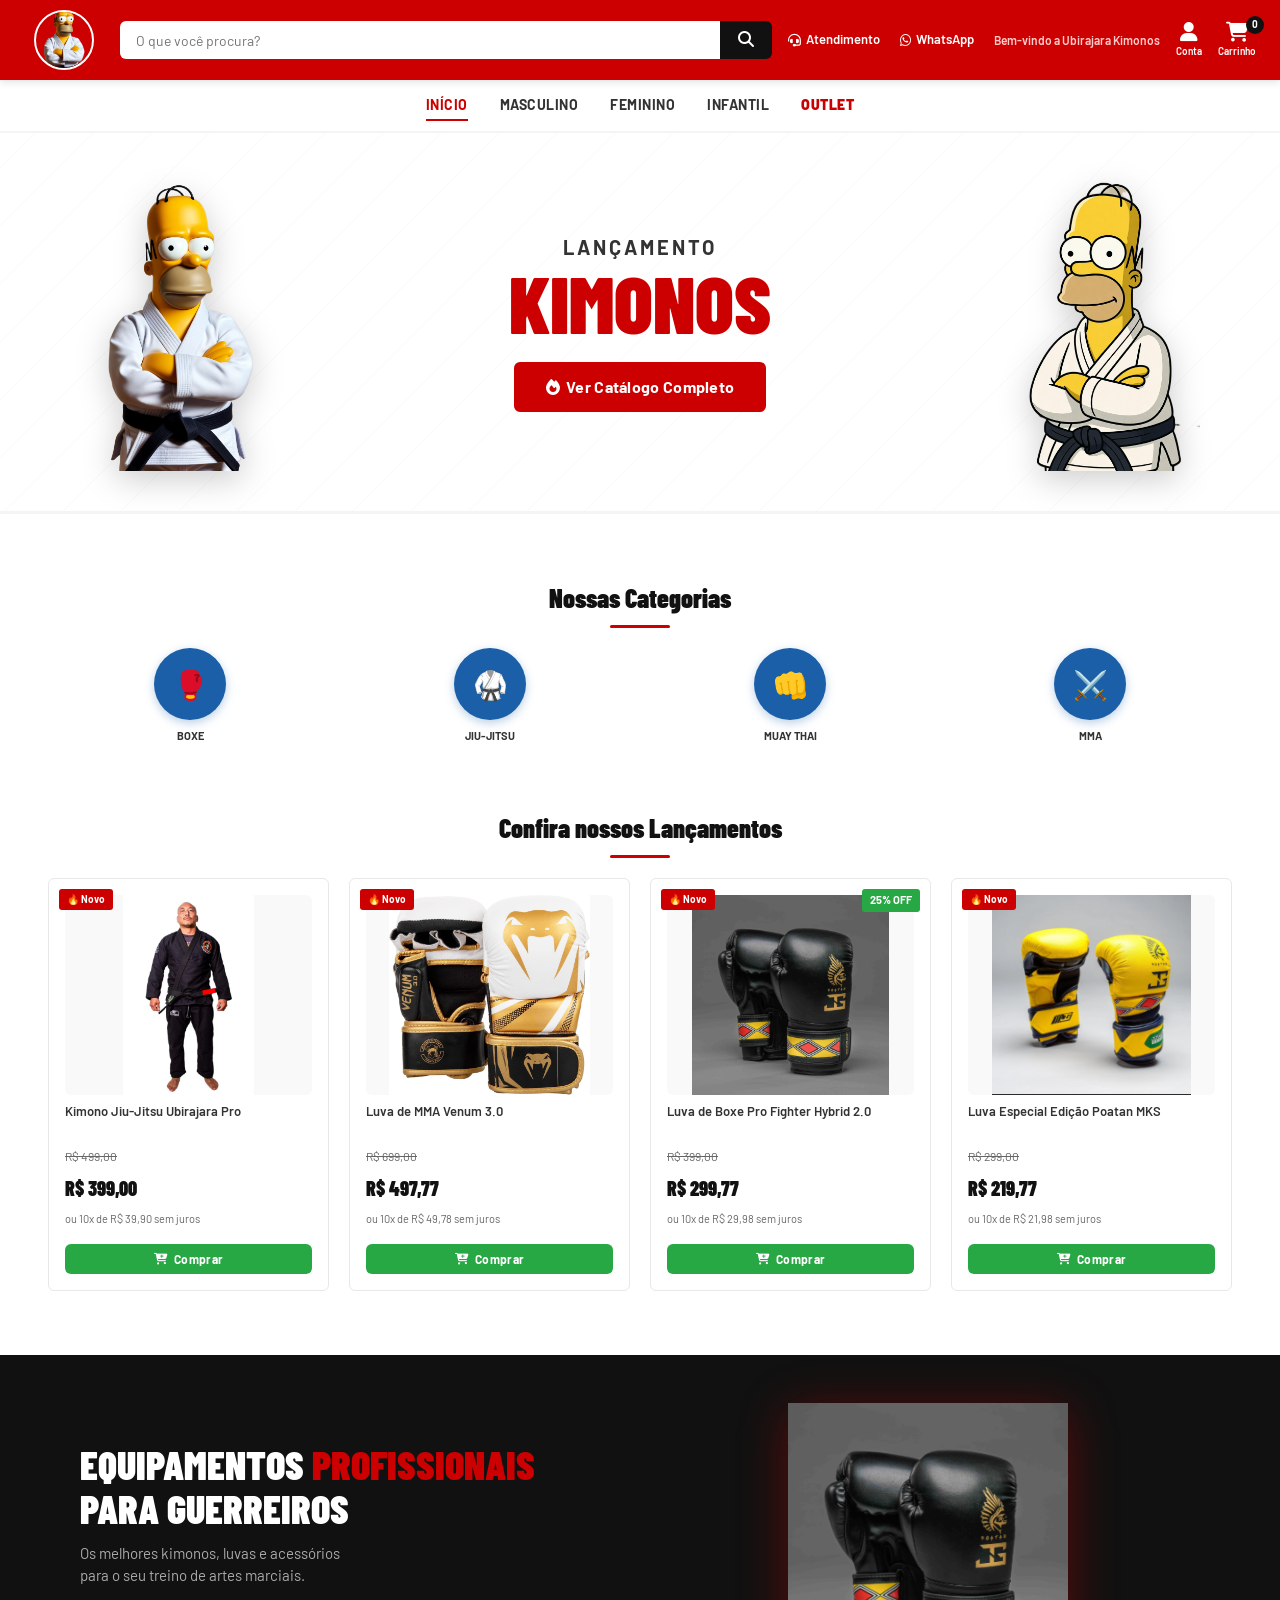
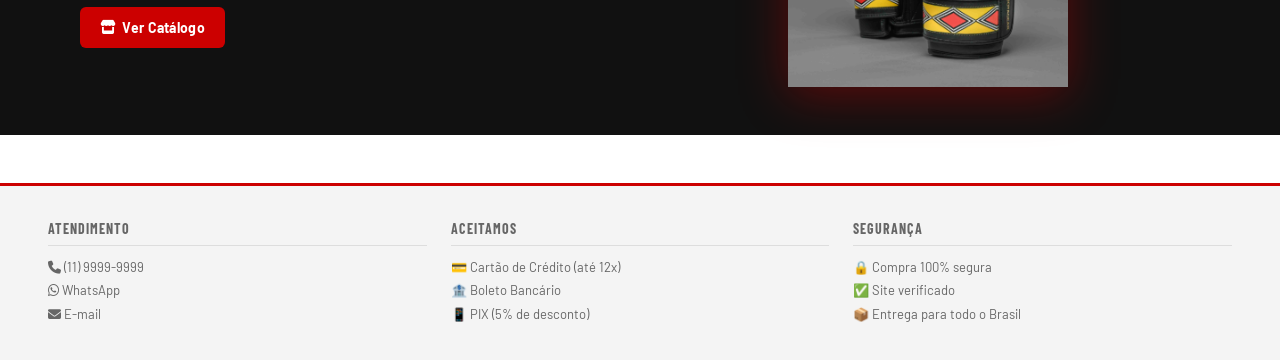
<file: index.html>
<!DOCTYPE html>
<html lang="pt-BR">
<head>
  <!-- Define a codificação de caracteres (acentos, ç, etc.) -->
  <meta charset="UTF-8">

  <!-- Faz o site se adaptar ao tamanho da tela do celular -->
  <meta name="viewport" content="width=device-width, initial-scale=1.0">

  <!-- Nome que aparece na aba do navegador -->
  <title>Ubirajara Kimonos — Artes Marciais</title>

  <!-- Biblioteca de ícones Font Awesome (via CDN, sem download) -->
  <link rel="stylesheet" href="https://cdnjs.cloudflare.com/ajax/libs/font-awesome/6.5.0/css/all.min.css">

  <!-- Arquivo CSS global do projeto (cores, header, footer, botões...) -->
  <link rel="stylesheet" href="style.css">

  <style>
    /* ============================================================
       ESTILOS EXCLUSIVOS DA PÁGINA INICIAL (index.html)
       Estilos que só existem aqui e não precisam ir para o CSS global
       ============================================================ */

    /* ----------------------------------------------------------
       GRID PRINCIPAL DA HOME
       Organiza o conteúdo em seções empilhadas verticalmente
       ---------------------------------------------------------- */
    .pagina-home {
      display: grid;                  /* Ativa CSS Grid */
      grid-template-columns: 1fr;     /* Uma única coluna */
      grid-template-rows: auto auto auto; /* Três linhas de altura automática */
      grid-template-areas:            /* Nome de cada área */
        "hero"
        "categorias"
        "produtos";
    }

    /* ----------------------------------------------------------
       HERO — Banner principal com os Homers e o texto
       ---------------------------------------------------------- */
    .hero {
      grid-area: hero;           /* Ocupa a área "hero" do grid */
      display: flex;             /* Coloca os elementos lado a lado */
      justify-content: space-between; /* Espaço entre eles */
      align-items: center;       /* Centraliza verticalmente */
      padding: 40px 80px;        /* Espaçamento interno */
      background: var(--branco);
      border-bottom: 3px solid var(--cinza-claro);
      position: relative;
      overflow: hidden;          /* Esconde elementos que vazam */
    }

    /* Fundo listrado decorativo */
    .hero::before {
      content: '';
      position: absolute;
      inset: 0; /* Cobre toda a área */
      background: repeating-linear-gradient(
        -45deg,
        transparent,
        transparent 40px,
        rgba(204,0,0,0.03) 40px,
        rgba(204,0,0,0.03) 41px
      );
      pointer-events: none; /* Não interfere no clique */
    }

    /* Texto centralizado entre os Homers */
    .hero-texto {
      text-align: center;
      z-index: 1; /* Fica na frente do fundo */
    }
    .hero-texto p {
      font-size: 20px;
      font-weight: 700;
      color: var(--cinza-escuro);
      text-transform: uppercase;
      letter-spacing: 3px;
    }
    /* Título gigante "Kimonos" */
    .hero-texto h1 {
      font-family: var(--fonte-titulo);
      font-size: 80px;
      font-weight: 900;
      color: var(--vermelho);
      line-height: 1;
      text-transform: uppercase;
    }

    /* Imagem do Homer ao lado do texto */
    .hero-mascote {
      z-index: 1;
    }
    .hero-mascote img {
      width: 200px;        /* Tamanho da imagem do Homer */
      height: auto;
      object-fit: contain;
      filter: drop-shadow(0 8px 16px rgba(0,0,0,0.2)); /* Sombra suave */
    }

    /* ----------------------------------------------------------
       SEÇÃO DE CATEGORIAS
       Usa o .categorias-grid do CSS global (4 colunas)
       ---------------------------------------------------------- */
    .secao-categorias {
      grid-area: categorias; /* Ocupa a área "categorias" */
    }

    /* ----------------------------------------------------------
       SEÇÃO DE PRODUTOS
       Usa o .produtos-grid do CSS global (4 colunas)
       ---------------------------------------------------------- */
    .secao-produtos {
      grid-area: produtos; /* Ocupa a área "produtos" */
    }

    /* ----------------------------------------------------------
       BANNER INFERIOR (área decorativa abaixo dos produtos)
       ---------------------------------------------------------- */
    .banner-inferior {
      display: grid;
      grid-template-columns: 1fr 1fr; /* Texto | Imagem */
      gap: 32px;
      align-items: center;
      background: var(--preto);       /* Fundo preto */
      padding: 48px 80px;
      margin-top: 16px;
    }
    .banner-inferior h2 {
      font-family: var(--fonte-titulo);
      font-size: 40px;
      font-weight: 900;
      color: var(--branco);
      text-transform: uppercase;
      line-height: 1.1;
    }
    .banner-inferior h2 span {
      color: var(--vermelho); /* Palavra em destaque vermelho */
    }
    .banner-inferior p {
      color: #aaa;
      margin-top: 12px;
      font-size: 15px;
    }
    /* Área de imagem no banner */
    .banner-img {
      display: flex;
      justify-content: center;
    }
    .banner-img img {
      max-width: 280px;
      filter: drop-shadow(0 8px 24px rgba(204,0,0,0.4));
    }
  </style>
</head>

<body>

<!-- ==============================================================
     HEADER — Aparece em todas as páginas
     O estilo já está definido no style.css (.site-header)
     Grid: [logo] [busca] [atendimento] [ícones]
     ============================================================== -->
<header class="site-header">

  <!-- LOGO: imagem do Homer no kimono -->
  <div class="header-logo">
    <img src="img/homer.png" alt="Logo Ubirajara Kimonos">
  </div>

  <!-- BARRA DE BUSCA -->
  <div class="header-busca">
    <input type="text" placeholder="O que você procura?">
    <button type="button"><i class="fa fa-search"></i></button>
  </div>

  <!-- LINKS DE ATENDIMENTO -->
  <div class="header-atendimento">
    <a href="#"><i class="fa fa-headset"></i> Atendimento</a>
    <a href="https://wa.me/5511999999999" target="_blank">
      <i class="fa-brands fa-whatsapp"></i> WhatsApp
    </a>
    <span class="header-bem-vindo">Bem-vindo a Ubirajara Kimonos</span>
  </div>

  <!-- ÍCONES: conta e carrinho -->
  <div class="header-icones">
    <a href="ficha_cliente.html" title="Minha Conta">
      <i class="fa fa-user"></i>
      <span class="label">Conta</span>
    </a>
    <a href="carrinho.html" title="Carrinho de Compras">
      <i class="fa fa-shopping-cart"></i>
      <!-- Badge mostra quantos itens tem no carrinho (número fixo por enquanto) -->
      <span class="badge" id="badge-carrinho">0</span>
      <span class="label">Carrinho</span>
    </a>
  </div>

</header>

<!-- ==============================================================
     MENU DE NAVEGAÇÃO PRINCIPAL
     ============================================================== -->
<nav class="site-nav">
  <a href="index.html" class="ativo">Início</a>
  <a href="catalogo.html">Masculino</a>
  <a href="catalogo.html">Feminino</a>
  <a href="catalogo.html">Infantil</a>
  <a href="catalogo.html" class="outlet">OUTLET</a>
</nav>

<!-- ==============================================================
     CONTEÚDO PRINCIPAL — Grid com hero, categorias e produtos
     ============================================================== -->
<main class="pagina-home">

  <!-- ============================================================
       HERO — Banner com Homer + texto "Lançamento Kimonos"
       ============================================================ -->
  <section class="hero">

    <!-- Homer lado esquerdo -->
    <div class="hero-mascote">
      <img src="img/homer1.png" alt="Homer Simpson em kimono">
    </div>

    <!-- Texto central -->
    <div class="hero-texto">
      <p>Lançamento</p>
      <h1>Kimonos</h1>
      <!-- Botão CTA (call-to-action) para ir ao catálogo -->
      <a href="catalogo.html" class="btn btn-vermelho btn-lg" style="margin-top:20px;">
        <i class="fa fa-fire"></i> Ver Catálogo Completo
      </a>
    </div>

    <!-- Homer lado direito -->
    <div class="hero-mascote">
      <img src="img/homer2.png" alt="Homer Simpson em kimono">
    </div>

  </section>

  <!-- ============================================================
       SEÇÃO DE CATEGORIAS
       4 categorias principais em círculos azuis
       ============================================================ -->
  <section class="secao-categorias">
    <h2 class="titulo-secao">Nossas Categorias</h2>

    <!-- Grid de 4 colunas definido no style.css -->
    <div class="categorias-grid">

      <a href="catalogo.html" class="categoria-item">
        <div class="categoria-icone">🥊</div>
        <span class="categoria-nome">Boxe</span>
      </a>

      <a href="catalogo.html" class="categoria-item">
        <div class="categoria-icone">🥋</div>
        <span class="categoria-nome">Jiu-Jitsu</span>
      </a>

      <a href="catalogo.html" class="categoria-item">
        <div class="categoria-icone">👊</div>
        <span class="categoria-nome">Muay Thai</span>
      </a>

      <a href="catalogo.html" class="categoria-item">
        <div class="categoria-icone">⚔️</div>
        <span class="categoria-nome">MMA</span>
      </a>

    </div>
  </section>

  <!-- ============================================================
       SEÇÃO DE PRODUTOS — Grade com 4 cards de produtos
       ============================================================ -->
  <section class="secao-produtos">
    <h2 class="titulo-secao">Confira nossos Lançamentos</h2>

    <!-- Grade de 4 colunas definida no style.css -->
    <div class="produtos-grid">

      <!-- ===== PRODUTO 1: KIMONO ===== -->
      <article class="produto-card">
        <!-- Tag de novidade no canto superior esquerdo -->
        <span class="tag-lancamento">🔥 Novo</span>

        <!-- Imagem do produto — clicável para ir à página do produto -->
        <a href="produto.html">
          <img src="img/kimono.png" alt="Kimono Jiu-Jitsu">
        </a>

        <!-- Nome do produto -->
        <span class="nome">Kimono Jiu-Jitsu Ubirajara Pro</span>

        <!-- Preço antigo riscado -->
        <span class="preco-antigo">R$ 499,00</span>

        <!-- Preço atual em destaque -->
        <span class="preco">R$ 399,00</span>

        <!-- Informação de parcelamento -->
        <span class="preco-parcelado">ou 10x de R$ 39,90 sem juros</span>

        <!-- Botão de comprar que leva ao produto -->
        <a href="produto.html" class="btn btn-verde btn-sm" style="margin-top:8px;">
          <i class="fa fa-cart-plus"></i> Comprar
        </a>
      </article>

      <!-- ===== PRODUTO 2: LUVA MMA VENUM ===== -->
      <article class="produto-card">
        <span class="tag-lancamento">🔥 Novo</span>

        <a href="produto.html">
          <img src="img/luva.jpg" alt="Luva de MMA Venum">
        </a>

        <span class="nome">Luva de MMA Venum 3.0</span>
        <span class="preco-antigo">R$ 699,00</span>
        <span class="preco">R$ 497,77</span>
        <span class="preco-parcelado">ou 10x de R$ 49,78 sem juros</span>

        <a href="produto.html" class="btn btn-verde btn-sm" style="margin-top:8px;">
          <i class="fa fa-cart-plus"></i> Comprar
        </a>
      </article>

      <!-- ===== PRODUTO 3: LUVA DE BOXE ===== -->
      <article class="produto-card">
        <span class="tag-lancamento">🔥 Novo</span>
        <span class="tag-off">25% OFF</span>

        <a href="produto.html">
          <img src="img/luvaboxe.png" alt="Luva de Boxe Pro Fighter">
        </a>

        <span class="nome">Luva de Boxe Pro Fighter Hybrid 2.0</span>
        <span class="preco-antigo">R$ 399,00</span>
        <span class="preco">R$ 299,77</span>
        <span class="preco-parcelado">ou 10x de R$ 29,98 sem juros</span>

        <a href="produto.html" class="btn btn-verde btn-sm" style="margin-top:8px;">
          <i class="fa fa-cart-plus"></i> Comprar
        </a>
      </article>

      <!-- ===== PRODUTO 4: LUVA POATAN ===== -->
      <article class="produto-card">
        <span class="tag-lancamento">🔥 Novo</span>

        <a href="produto.html">
          <img src="img/luvapoatan.png" alt="Luva Poatan MKS">
        </a>

        <span class="nome">Luva Especial Edição Poatan MKS</span>
        <span class="preco-antigo">R$ 299,00</span>
        <span class="preco">R$ 219,77</span>
        <span class="preco-parcelado">ou 10x de R$ 21,98 sem juros</span>

        <a href="produto.html" class="btn btn-verde btn-sm" style="margin-top:8px;">
          <i class="fa fa-cart-plus"></i> Comprar
        </a>
      </article>

    </div><!-- fim .produtos-grid -->
  </section>

</main><!-- fim .pagina-home -->

<!-- ==============================================================
     BANNER INFERIOR — Chamada visual no fundo preto
     ============================================================== -->
<div class="banner-inferior">
  <div>
    <h2>Equipamentos <span>Profissionais</span><br>para Guerreiros</h2>
    <p>Os melhores kimonos, luvas e acessórios<br>para o seu treino de artes marciais.</p>
    <a href="catalogo.html" class="btn btn-vermelho" style="margin-top:20px;">
      <i class="fa fa-store"></i> Ver Catálogo
    </a>
  </div>
  <!-- Imagem da luva no banner -->
  <div class="banner-img">
    <img src="img/luvaboxe.png" alt="Luva de Boxe">
  </div>
</div>

<!-- ==============================================================
     RODAPÉ — Definido no style.css (.site-footer)
     ============================================================== -->
<footer class="site-footer">
  <div class="footer-atendimento">
    <h4>Atendimento</h4>
    <a href="tel:+551199999999"><i class="fa fa-phone"></i> (11) 9999-9999</a>
    <a href="https://wa.me/5511999999999"><i class="fa-brands fa-whatsapp"></i> WhatsApp</a>
    <a href="mailto:contato@ubirajarakimonos.com.br"><i class="fa fa-envelope"></i> E-mail</a>
  </div>
  <div class="footer-aceitamos">
    <h4>Aceitamos</h4>
    <p>💳 Cartão de Crédito (até 12x)</p>
    <p>🏦 Boleto Bancário</p>
    <p>📱 PIX (5% de desconto)</p>
  </div>
  <div class="footer-seguranca">
    <h4>Segurança</h4>
    <p>🔒 Compra 100% segura</p>
    <p>✅ Site verificado</p>
    <p>📦 Entrega para todo o Brasil</p>
  </div>
</footer>

<!-- ==============================================================
     BOTÃO FLUTUANTE — Acesso rápido ao carrinho
     Definido no style.css (.btn-flutuante)
     ============================================================== -->
<a href="carrinho.html" class="btn-flutuante" id="btn-flutuante">
  <i class="fa fa-shopping-cart"></i>
  Carrinho
  <span class="subtotal" id="subtotal-flutuante">R$ 0,00</span>
</a>

<!-- ==============================================================
     JAVASCRIPT — Atualiza o badge e subtotal do carrinho
     Lê os dados salvos no localStorage pelo carrinho.html
     ============================================================== -->
<script>
  // Lê o carrinho salvo no localStorage (memória do navegador)
  // Se não existir, usa um array vazio []
  const carrinho = JSON.parse(localStorage.getItem('carrinho')) || [];

  // Calcula total de itens somando as quantidades
  const totalItens = carrinho.reduce((acc, item) => acc + item.quantidade, 0);

  // Calcula o valor total do carrinho
  const totalValor = carrinho.reduce((acc, item) => acc + (item.preco * item.quantidade), 0);

  // Atualiza o badge vermelho do ícone do carrinho
  const badge = document.getElementById('badge-carrinho');
  if (badge) badge.textContent = totalItens;

  // Atualiza o subtotal no botão flutuante
  const subtotal = document.getElementById('subtotal-flutuante');
  if (subtotal) subtotal.textContent = 'R$ ' + totalValor.toFixed(2).replace('.', ',');

  // Se não tem itens, esconde o botão flutuante
  const btnFlutuante = document.getElementById('btn-flutuante');
  if (btnFlutuante && totalItens === 0) {
    btnFlutuante.style.display = 'none';
  }
</script>

</body>
</html>
</file>
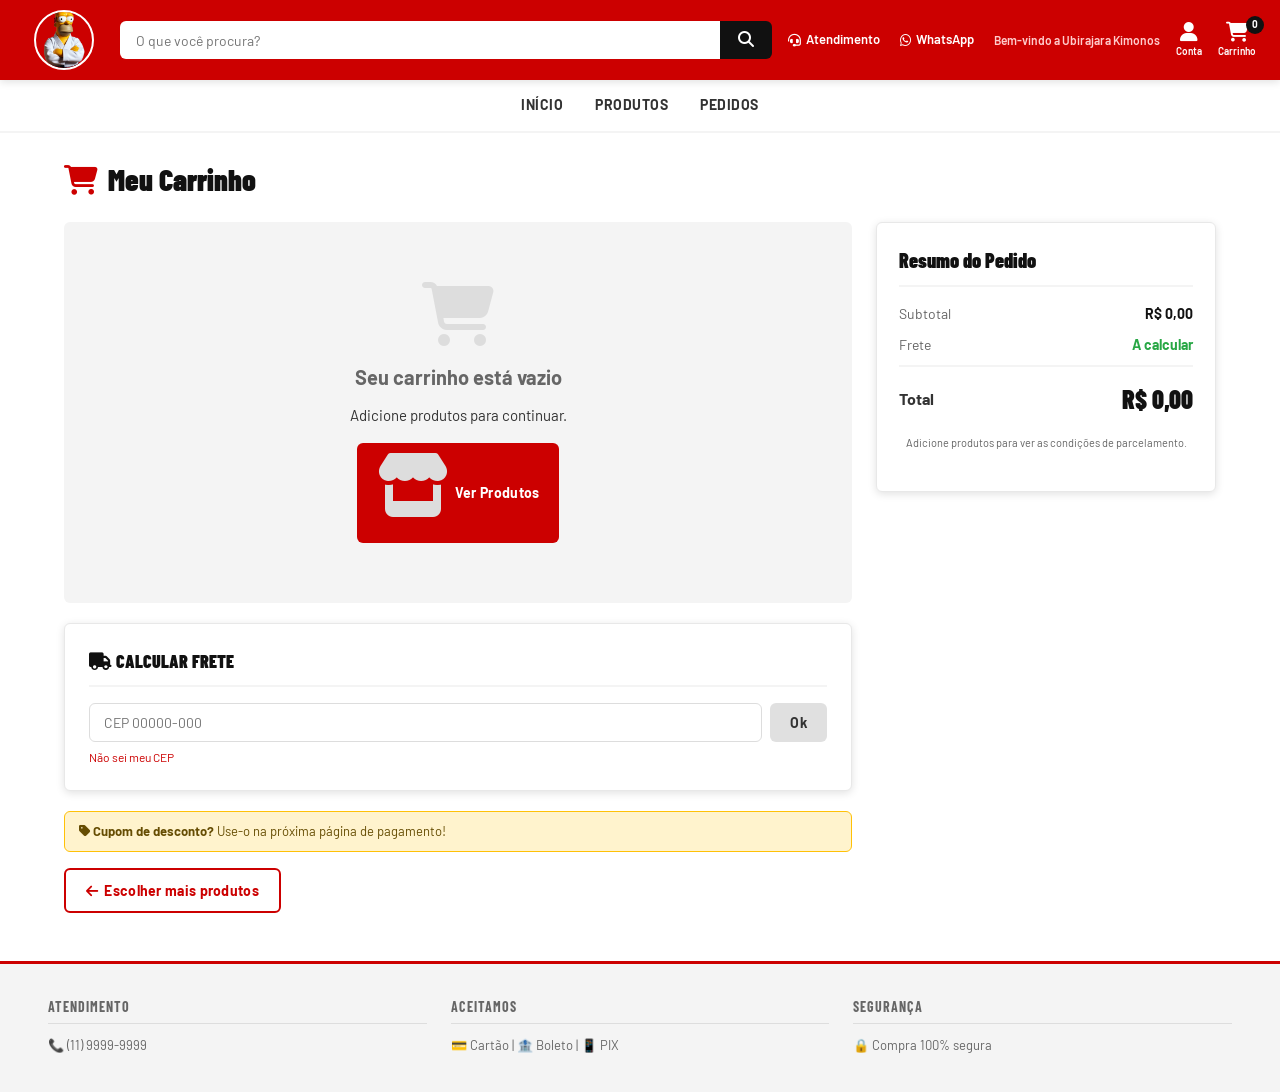
<file: carrinho.html>
<!DOCTYPE html>
<html lang="pt-BR">
<head>
  <meta charset="UTF-8">
  <meta name="viewport" content="width=device-width, initial-scale=1.0">
  <title>Meu Carrinho — Ubirajara Kimonos</title>
  <link rel="stylesheet" href="https://cdnjs.cloudflare.com/ajax/libs/font-awesome/6.5.0/css/all.min.css">
  <link rel="stylesheet" href="style.css">

  <style>
    /* ============================================================
       ESTILOS EXCLUSIVOS DO CARRINHO
       ============================================================ */



    /* ----------------------------------------------------------
       LAYOUT PRINCIPAL: CSS Grid
       Área esquerda = lista de produtos (mais larga)
       Área direita  = resumo do pedido (mais estreita)
       ---------------------------------------------------------- */
    .pagina-carrinho {

      display: grid;

      grid-template-columns: 1fr 340px;  /* Lista | Resumo lateral */

      grid-template-rows: auto auto auto;

      grid-template-areas:               /* Nomeia cada área */

        "titulo-carr  titulo-carr"        /* Título ocupa as 2 colunas */

        "itens-carr   resumo-carr"        /* Itens à esq, resumo à dir */

        "frete-carr   resumo-carr"        /* Frete à esq, resumo continua */

        "acoes-carr   resumo-carr";       /* Botões à esq, resumo continua */

      gap: 0 24px;                       /* Espaço só entre colunas */

      margin: 24px 0 48px;

      align-items: start;                /* Alinha ao topo */

    }


    /* Título do carrinho */

    .titulo-carrinho {

      grid-area: titulo-carr;
      display: flex;
      align-items: center;
      justify-content: space-between;
      margin-bottom: 20px;

    }
    .titulo-carrinho h1 {
      font-family: var(--fonte-titulo);
      font-size: 30px;
      font-weight: 900;
      color: var(--preto);
      display: flex;
      align-items: center;
      gap: 10px;
    }


    /* ----------------------------------------------------------
       LISTA DE ITENS


       ---------------------------------------------------------- */
    .lista-itens { grid-area: itens-carr; }


    /* Mensagem quando carrinho está vazio */
    .carrinho-vazio {
      text-align: center;
      padding: 60px 20px;
      background: var(--cinza-claro);
      border-radius: var(--radius);


    }



    .carrinho-vazio i { font-size: 64px; color: #ddd; margin-bottom: 16px; }
    .carrinho-vazio h3 { font-size: 20px; color: var(--cinza-medio); margin-bottom: 12px; }



    /* Cada item do carrinho */
    .item-carrinho {
      display: grid;
      /* Lixeira | Imagem | Nome+detalhes | Quantidade | Preço */


      grid-template-columns: 30px 90px 1fr auto auto;

      gap: 16px;

      align-items: center;

      padding: 20px;

      background: var(--branco);

      border: 1px solid #e8e8e8;

      border-bottom: none; /* Remove borda duplicada entre itens */
      transition: background var(--transicao);

    }
    /* Primeiro item: arredonda topo */

    .item-carrinho:first-child { border-radius: var(--radius) var(--radius) 0 0; }

    /* Último item: arredonda baixo e recoloca borda */

    .item-carrinho:last-child  {

      border-bottom: 1px solid #e8e8e8;

      border-radius: 0 0 var(--radius) var(--radius);

    }
    /* Item único: arredonda todos os cantos */

    .item-carrinho:only-child {
      border-radius: var(--radius);
      border-bottom: 1px solid #e8e8e8;
    }
    .item-carrinho:hover { background: #fafafa; }




    /* Botão de remover item (ícone de lixeira) */
    .btn-remover {
      background: none;
      border: none;
      color: #ccc;
      font-size: 16px;
      cursor: pointer;
      padding: 4px;
      transition: color var(--transicao);
    }
    .btn-remover:hover { color: var(--vermelho); }

    /* Imagem do produto no carrinho */
    .item-img-wrapper {
      width: 90px;
      height: 90px;
      display: flex;
      align-items: center;
      justify-content: center;
      border: 1px solid #eee;
      border-radius: var(--radius);
      background: #f9f9f9;
      overflow: hidden;
    }
    .item-img-wrapper img { width: 100%; height: 100%; object-fit: contain; }


    /* Detalhes do produto (nome, ref, tamanho) */
    .item-info h3 {
      font-size: 14px;
      font-weight: 700;
      color: var(--vermelho);
      margin-bottom: 4px;
    }
    .item-info h3 a { color: var(--vermelho); }
    .item-info p    { font-size: 12px; color: var(--cinza-medio); margin-bottom: 2px; }

    /* Controle de quantidade no carrinho */
    .item-qtd {
      display: flex;
      align-items: center;
      border: 1.5px solid #ddd;
      border-radius: var(--radius);
      overflow: hidden;

    }
    .item-qtd button {
      width: 32px;
      height: 34px;
      background: var(--cinza-claro);
      border: none;
      cursor: pointer;
      font-size: 15px;
      font-weight: 700;
      transition: background var(--transicao);



    }
    .item-qtd button:hover { background: #ddd; }
    .item-qtd input {
      width: 38px;
      height: 34px;
      border: none;
      text-align: center;
      font-size: 14px;
      font-weight: 700;
      font-family: var(--fonte);
      outline: none;
    }



    /* Preço do item */
    .item-preco {
      font-size: 17px;
      font-weight: 900;
      color: var(--preto);
      font-family: var(--fonte-titulo);
      white-space: nowrap;
      min-width: 90px;
      text-align: right;


    }

    /* ----------------------------------------------------------
       SEÇÃO DE FRETE
       ---------------------------------------------------------- */
    .secao-frete {
      grid-area: frete-carr;
      margin-top: 20px;
    }

    /* ----------------------------------------------------------
       AÇÕES (botões de continuar comprando, cupom)
       ---------------------------------------------------------- */
    .secao-acoes { grid-area: acoes-carr; margin-top: 20px; }
    .aviso-cupom {
      background: #fff3cd;
      border: 1px solid #ffc107;
      border-radius: var(--radius);
      padding: 10px 14px;
      font-size: 13px;
      color: #664d03;
      margin-bottom: 16px;


    }

    /* ----------------------------------------------------------
       RESUMO DO PEDIDO (lateral direita)
       ---------------------------------------------------------- */
    
       .resumo-carr {
      grid-area: resumo-carr; /* Ocupa a área de resumo */
    }
    .resumo-box {
      background: var(--branco);
      border: 1px solid #e8e8e8;
      border-radius: var(--radius);
      padding: 22px;
      box-shadow: var(--sombra);
      position: sticky; /* Fica fixo ao rolar a página */
      top: 85px;
    }
    .resumo-box h3 {
      font-family: var(--fonte-titulo);
      font-size: 20px;
      font-weight: 900;
      color: var(--preto);
      margin-bottom: 16px;
      border-bottom: 2px solid var(--cinza-claro);
      padding-bottom: 10px;
    }

    /* Linha subtotal/frete/total */
    .resumo-linha {
      display: flex;
      justify-content: space-between;
      font-size: 14px;
      margin-bottom: 10px;
    }
    .resumo-linha .rotulo { color: var(--cinza-medio); }
    .resumo-linha .val    { font-weight: 700; color: var(--preto); }

    /* Linha do total em destaque */
    .resumo-total {
      display: flex;
      justify-content: space-between;
      align-items: center;
      border-top: 2px solid var(--cinza-claro);
      padding-top: 12px;
      margin-top: 8px;
      margin-bottom: 16px;
    }
    .resumo-total .rotulo  { font-size: 16px; font-weight: 700; }
    .resumo-total .val-total {
      font-size: 26px;
      font-weight: 900;
      color: var(--preto);
      font-family: var(--fonte-titulo);
    }
    .resumo-condicoes {
      font-size: 11px;
      color: var(--cinza-medio);
      text-align: center;
      line-height: 1.7;
      margin-bottom: 16px;
    }
  </style>
</head>

<body>

  
<!-- HEADER -->
<header class="site-header">
  <div class="header-logo">
    <img src="img/homer.png" alt="Ubirajara Kimonos">
  </div>
  <div class="header-busca">
    <input type="text" placeholder="O que você procura?">
    <button><i class="fa fa-search"></i></button>
  </div>
  <div class="header-atendimento">
    <a href="#"><i class="fa fa-headset"></i> Atendimento</a>
    <a href="#"><i class="fa-brands fa-whatsapp"></i> WhatsApp</a>
    <span class="header-bem-vindo">Bem-vindo a Ubirajara Kimonos</span>
  </div>
  <div class="header-icones">
    <a href="ficha_cliente.html">
      <i class="fa fa-user"></i>
      <span class="label">Conta</span>
    </a>
    <a href="carrinho.html">
      <i class="fa fa-shopping-cart"></i>
      <span class="badge" id="badge-carrinho">0</span>
      <span class="label">Carrinho</span>
    </a>
  </div>
</header>

<nav class="site-nav">
  <a href="index.html">Início</a>
  <a href="catalogo.html">Produtos</a>
  <a href="pedidos.html">Pedidos</a>
</nav>

<div class="container">

  <!-- GRID PRINCIPAL DO CARRINHO -->
  <div class="pagina-carrinho">

    <!-- TÍTULO + BOTÃO CONTINUAR -->
    <div class="titulo-carrinho">
      <h1><i class="fa fa-shopping-cart" style="color:var(--vermelho)"></i> Meu Carrinho</h1>
      <a href="checkout.html" class="btn btn-verde btn-lg" id="btn-continuar">
        <i class="fa fa-lock"></i> Continuar
      </a>
    </div>

    <!-- LISTA DE ITENS (preenchida pelo JavaScript) -->
    <div class="lista-itens" id="lista-itens">
      <!-- Os produtos serão inseridos aqui pelo JS -->
    </div>

    <!-- SEÇÃO DE FRETE -->
    <div class="secao-frete card-box">
      <h3><i class="fa fa-truck"></i> Calcular Frete</h3>
      <div style="display:flex;gap:8px;">
        <input type="text" id="cep-carrinho" placeholder="CEP 00000-000" maxlength="9"
               style="flex:1;padding:10px 14px;border:1.5px solid #ddd;border-radius:var(--radius);font-family:var(--fonte);font-size:14px;outline:none;">
        <button class="btn btn-cinza" onclick="calcularFrete()">Ok</button>
      </div>
      <a href="#" style="font-size:12px;color:var(--vermelho);display:block;margin-top:6px;">
        Não sei meu CEP
      </a>
      <!-- Resultado do frete simulado -->
      <div id="resultado-frete" style="display:none;margin-top:10px;font-size:13px;color:var(--verde);font-weight:600;">
        <i class="fa fa-check"></i> Frete grátis! Entrega em 5-8 dias úteis.
      </div>
    </div>

    <!-- AÇÕES ABAIXO DOS ITENS -->
    <div class="secao-acoes">
      <div class="aviso-cupom">
        <i class="fa fa-tag"></i>
        <strong>Cupom de desconto?</strong> Use-o na próxima página de pagamento!
      </div>
      <a href="catalogo.html" class="btn btn-outline">
        <i class="fa fa-arrow-left"></i> Escolher mais produtos
      </a>
    </div>

    <!-- RESUMO LATERAL (direita) -->
    <div class="resumo-carr">
      <div class="resumo-box">
        <h3>Resumo do Pedido</h3>

        <!-- Subtotal (atualizado pelo JS) -->
        <div class="resumo-linha">
          <span class="rotulo">Subtotal</span>
          <span class="val" id="resumo-subtotal">R$ 0,00</span>
        </div>

        <!-- Frete -->
        <div class="resumo-linha">
          <span class="rotulo">Frete</span>
          <span class="val" style="color:var(--verde)">A calcular</span>
        </div>

        <!-- TOTAL -->
        <div class="resumo-total">
          <span class="rotulo">Total</span>
          <span class="val-total" id="resumo-total">R$ 0,00</span>
        </div>

        <!-- Condições de pagamento simuladas -->
        <div class="resumo-condicoes" id="resumo-condicoes">
          Adicione produtos para ver as condições de parcelamento.
        </div>

        <!-- Botão de finalizar compra -->
        <a href="checkout.html" class="btn btn-verde btn-lg" style="width:100%;" id="btn-finalizar">
          <i class="fa fa-lock"></i> Finalizar Compra
        </a>
      </div>
    </div>

  </div><!-- fim .pagina-carrinho -->

</div><!-- fim .container -->

<!-- RODAPÉ -->
<footer class="site-footer">
  <div class="footer-atendimento"><h4>Atendimento</h4><a href="#">📞 (11) 9999-9999</a></div>
  <div class="footer-aceitamos"><h4>Aceitamos</h4><p>💳 Cartão | 🏦 Boleto | 📱 PIX</p></div>
  <div class="footer-seguranca"><h4>Segurança</h4><p>🔒 Compra 100% segura</p></div>
</footer>

<!-- ==============================================================
     JAVASCRIPT — Renderiza e gerencia o carrinho
     Lê os dados do localStorage e atualiza a tela dinamicamente
     ============================================================== -->
<script>
  /* ---------------------------------------------------------------
     FUNÇÃO PRINCIPAL: renderizarCarrinho()
     Lê o localStorage e exibe os itens na tela
     --------------------------------------------------------------- */
  function renderizarCarrinho() {
    // Lê o array de itens do localStorage
    const carrinho = JSON.parse(localStorage.getItem('carrinho')) || [];

    const container = document.getElementById('lista-itens'); // Div onde ficam os itens
    container.innerHTML = ''; // Limpa o conteúdo anterior

    // Se o carrinho estiver vazio, mostra mensagem
    if (carrinho.length === 0) {
      container.innerHTML = `
        <div class="carrinho-vazio">
          <i class="fa fa-cart-shopping"></i>
          <h3>Seu carrinho está vazio</h3>
          <p>Adicione produtos para continuar.</p>
          <a href="catalogo.html" class="btn btn-vermelho" style="margin-top:16px;">
            <i class="fa fa-store"></i> Ver Produtos
          </a>
        </div>`;

      // Esconde os botões de finalizar compra
      document.getElementById('btn-continuar').style.display = 'none';
      document.getElementById('btn-finalizar').style.display = 'none';
      return; // Para a função aqui
    }

    // Se tem itens, cria o HTML de cada um
    carrinho.forEach((item, index) => {
      // Cria um elemento div para o item
      const div = document.createElement('div');
      div.classList.add('item-carrinho');

      // Preenche o HTML do item com os dados do objeto
      div.innerHTML = `
        <!-- Botão de remover: chama removerItem passando o índice -->
        <button class="btn-remover" onclick="removerItem(${index})" title="Remover">
          <i class="fa fa-trash"></i>
        </button>

        <!-- Imagem do produto -->
        <div class="item-img-wrapper">
          <img src="${item.imagem}" alt="${item.nome}">
        </div>

        <!-- Nome, referência e tamanho -->
        <div class="item-info">
          <h3><a href="produto.html">${item.nome}</a></h3>
          <p>Tamanho: ${item.tamanho}</p>
          <p>Preço unitário: R$ ${item.preco.toFixed(2).replace('.', ',')}</p>
        </div>

        <!-- Controle de quantidade -->
        <div class="item-qtd">
          <button onclick="atualizarQtd(${index}, -1)">−</button>
          <input type="number" value="${item.quantidade}" min="1"
                 onchange="setQtd(${index}, this.value)">
          <button onclick="atualizarQtd(${index}, +1)">+</button>
        </div>

        <!-- Preço total do item (quantidade × preço unitário) -->
        <div class="item-preco">
          R$ ${(item.preco * item.quantidade).toFixed(2).replace('.', ',')}
        </div>
      `;

      container.appendChild(div); // Adiciona o item ao container
    });

    // Atualiza os totais no resumo lateral
    atualizarResumo(carrinho);
  }

  /* ---------------------------------------------------------------
     FUNÇÃO: atualizarResumo(carrinho)
     Calcula o subtotal e total e exibe no resumo lateral
     --------------------------------------------------------------- */
  function atualizarResumo(carrinho) {
    // Soma: quantidade × preço de cada item
    const subtotal = carrinho.reduce((acc, item) => acc + (item.preco * item.quantidade), 0);

    // Exibe o subtotal formatado
    document.getElementById('resumo-subtotal').textContent =
      'R$ ' + subtotal.toFixed(2).replace('.', ',');

    // O total é igual ao subtotal (sem frete calculado ainda)
    document.getElementById('resumo-total').textContent =
      'R$ ' + subtotal.toFixed(2).replace('.', ',');

    // Calcula as condições de parcelamento (simulação)
    const parcela6x = (subtotal / 6).toFixed(2).replace('.', ',');
    const boleto    = (subtotal * 0.95).toFixed(2).replace('.', ','); // 5% desconto
    document.getElementById('resumo-condicoes').innerHTML = `
      <strong>R$ ${boleto}</strong> no boleto/PIX (5% off)<br>
      ou 6x sem juros de <strong>R$ ${parcela6x}</strong> no cartão
    `;

    // Atualiza o badge do header
    const totalItens = carrinho.reduce((acc, i) => acc + i.quantidade, 0);
    document.getElementById('badge-carrinho').textContent = totalItens;
  }

  /* ---------------------------------------------------------------
     FUNÇÃO: removerItem(index)
     Remove um item do array pelo índice e salva no localStorage
     --------------------------------------------------------------- */
  function removerItem(index) {
    const carrinho = JSON.parse(localStorage.getItem('carrinho')) || [];
    carrinho.splice(index, 1);                          // Remove 1 item na posição index
    localStorage.setItem('carrinho', JSON.stringify(carrinho)); // Salva
    renderizarCarrinho();                               // Re-renderiza a tela
  }

  /* ---------------------------------------------------------------
     FUNÇÃO: atualizarQtd(index, delta)
     Aumenta ou diminui a quantidade de um item (+1 ou -1)
     --------------------------------------------------------------- */
  function atualizarQtd(index, delta) {
    const carrinho = JSON.parse(localStorage.getItem('carrinho')) || [];
    const novaQtd = carrinho[index].quantidade + delta; // Calcula nova quantidade
    if (novaQtd < 1) return; // Não permite zero ou negativo
    carrinho[index].quantidade = novaQtd;
    localStorage.setItem('carrinho', JSON.stringify(carrinho));
    renderizarCarrinho();
  }

  /* ---------------------------------------------------------------
     FUNÇÃO: setQtd(index, valor)
     Define a quantidade manualmente via campo numérico
     --------------------------------------------------------------- */
  function setQtd(index, valor) {
    const qtd = parseInt(valor);
    if (isNaN(qtd) || qtd < 1) return; // Ignora valores inválidos
    const carrinho = JSON.parse(localStorage.getItem('carrinho')) || [];
    carrinho[index].quantidade = qtd;
    localStorage.setItem('carrinho', JSON.stringify(carrinho));
    renderizarCarrinho();
  }

  /* ---------------------------------------------------------------
     FUNÇÃO: calcularFrete()
     Simula o cálculo de frete pelo CEP informado
     --------------------------------------------------------------- */
  function calcularFrete() {
    const cep = document.getElementById('cep-carrinho').value;
    if (cep.replace(/\D/g, '').length < 8) { // Remove não-dígitos e verifica
      alert('Por favor, insira um CEP válido.');
      return;
    }
    document.getElementById('resultado-frete').style.display = 'block';
  }

  /* ---------------------------------------------------------------
     Executa ao carregar a página: renderiza o carrinho
     --------------------------------------------------------------- */
  renderizarCarrinho();
</script>

</body>
</html>
</file>
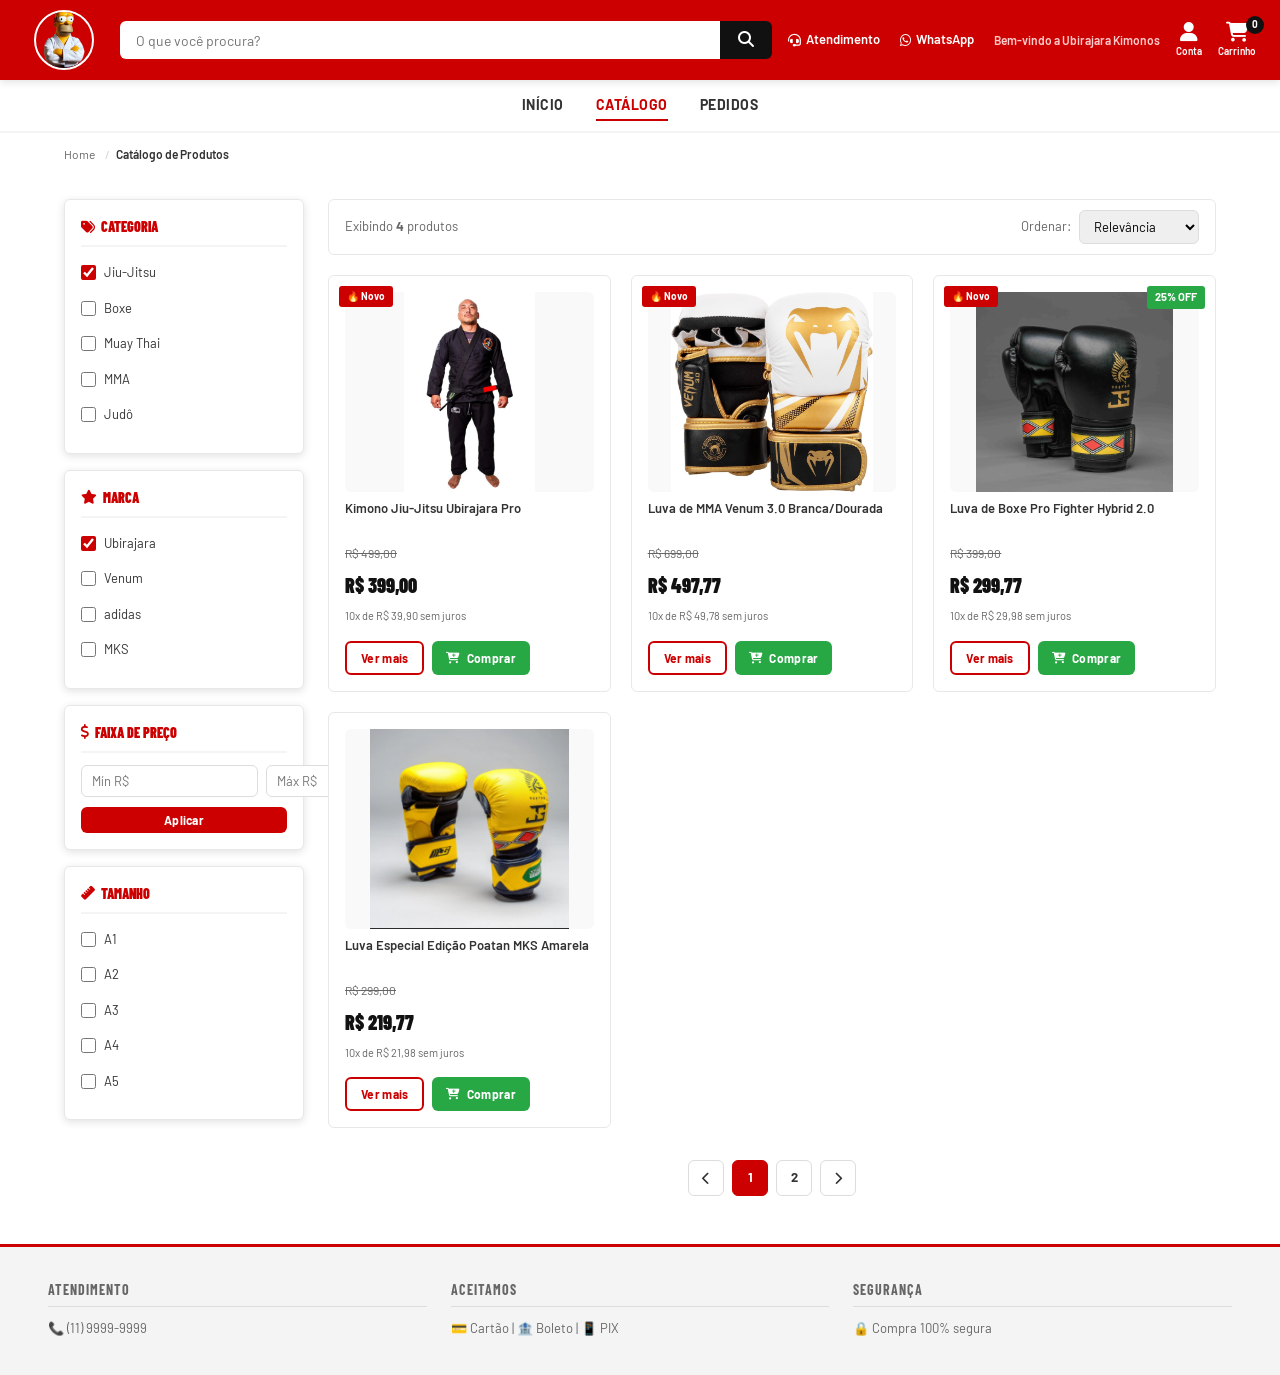
<file: catalogo.html>
<!DOCTYPE html>
<html lang="pt-BR">
<head>
  <meta charset="UTF-8">
  <meta name="viewport" content="width=device-width, initial-scale=1.0">
  <title>Catálogo — Ubirajara Kimonos</title>
  <link rel="stylesheet" href="https://cdnjs.cloudflare.com/ajax/libs/font-awesome/6.5.0/css/all.min.css">
  <link rel="stylesheet" href="style.css">

  <style>
    /* ============================================================
       ESTILOS EXCLUSIVOS DO CATÁLOGO
       ============================================================ */

    /* ----------------------------------------------------------
       LAYOUT PRINCIPAL: CSS Grid
       Coluna 1 = sidebar de filtros (240px fixo)
       Coluna 2 = área de produtos (resto da tela)
       ---------------------------------------------------------- */
    .pagina-catalogo {
      display: grid;
      grid-template-columns: 240px 1fr; /* Filtros fixos | Produtos flexíveis */
      grid-template-areas: "filtros area-produtos"; /* Áreas nomeadas */
      gap: 24px;
      margin: 24px 0 48px;
    }

    /* ----------------------------------------------------------
       SIDEBAR DE FILTROS (lado esquerdo)
       ---------------------------------------------------------- */
    .sidebar-filtros {
      grid-area: filtros; /* Ocupa a área "filtros" */
      display: flex;
      flex-direction: column; /* Blocos empilhados */
      gap: 16px;
    }

    /* Cada bloco de filtro (categoria, marca, preço, etc.) */
    .filtro-bloco {
      background: var(--branco);
      border: 1px solid #e8e8e8;
      border-radius: var(--radius);
      padding: 16px;
      box-shadow: var(--sombra);
    }
    .filtro-bloco h4 {
      font-family: var(--fonte-titulo);
      font-size: 14px;
      font-weight: 900;
      text-transform: uppercase;
      color: var(--vermelho);
      margin-bottom: 12px;
      border-bottom: 2px solid var(--cinza-claro);
      padding-bottom: 8px;
      display: flex;
      align-items: center;
      gap: 6px;
    }

    /* Linha de checkbox + label */
    .filtro-opcao {
      display: flex;
      align-items: center;
      gap: 8px;
      margin-bottom: 8px;
      cursor: pointer;
      font-size: 13px;
      color: var(--cinza-escuro);
      padding: 4px 0;
      transition: color var(--transicao);
    }
    .filtro-opcao:hover { color: var(--vermelho); }
    .filtro-opcao input[type="checkbox"] {
      accent-color: var(--vermelho); /* Cor da caixinha de marcação */
      width: 15px;
      height: 15px;
      cursor: pointer;
    }

    /* Campos de preço mín/máx em 2 colunas */
    .preco-range {
      display: grid;
      grid-template-columns: 1fr 1fr;
      gap: 8px;
      margin-top: 8px;
    }
    .preco-range input {
      padding: 7px 10px;
      border: 1.5px solid #ddd;
      border-radius: var(--radius);
      font-size: 13px;
      font-family: var(--fonte);
      outline: none;
    }
    .preco-range input:focus { border-color: var(--vermelho); }

    /* ----------------------------------------------------------
       ÁREA DE PRODUTOS (lado direito)
       ---------------------------------------------------------- */
    .area-produtos {
      grid-area: area-produtos; /* Ocupa a área "area-produtos" */
    }

    /* Barra de ordenação acima dos produtos */
    .barra-ord {
      display: flex;
      align-items: center;
      justify-content: space-between;
      background: var(--branco);
      border: 1px solid #e8e8e8;
      border-radius: var(--radius);
      padding: 10px 16px;
      margin-bottom: 20px;
    }
    .barra-ord span { font-size: 13px; color: var(--cinza-medio); }
    .barra-ord select {
      padding: 7px 10px;
      border: 1.5px solid #ddd;
      border-radius: var(--radius);
      font-size: 13px;
      font-family: var(--fonte);
      outline: none;
      cursor: pointer;
    }

    /* Grade de produtos: 3 colunas */
    .grade-catalogo {
      display: grid;
      grid-template-columns: repeat(3, 1fr); /* 3 colunas iguais */
      gap: 20px;
    }
  </style>
</head>

<body>

<!-- HEADER -->
<header class="site-header">
  <div class="header-logo">
    <img src="img/homer.png" alt="Ubirajara Kimonos">
  </div>
  <div class="header-busca">
    <input type="text" placeholder="O que você procura?">
    <button><i class="fa fa-search"></i></button>
  </div>
  <div class="header-atendimento">
    <a href="#"><i class="fa fa-headset"></i> Atendimento</a>
    <a href="#"><i class="fa-brands fa-whatsapp"></i> WhatsApp</a>
    <span class="header-bem-vindo">Bem-vindo a Ubirajara Kimonos</span>
  </div>
  <div class="header-icones">
    <a href="ficha_cliente.html">
      <i class="fa fa-user"></i><span class="label">Conta</span>
    </a>
    <a href="carrinho.html">
      <i class="fa fa-shopping-cart"></i>
      <span class="badge" id="badge-carrinho">0</span>
      <span class="label">Carrinho</span>
    </a>
  </div>
</header>

<nav class="site-nav">
  <a href="index.html">Início</a>
  <a href="catalogo.html" class="ativo">Catálogo</a>
  <a href="pedidos.html">Pedidos</a>
</nav>

<div class="container">

  <!-- Breadcrumb -->
  <ul class="breadcrumb">
    <li><a href="index.html">Home</a></li>
    <li><span>Catálogo de Produtos</span></li>
  </ul>

  <!-- GRID: filtros (esq) + produtos (dir) -->
  <div class="pagina-catalogo">

    <!-- SIDEBAR DE FILTROS -->
    <aside class="sidebar-filtros">

      <!-- Filtro por Categoria -->
      <div class="filtro-bloco">
        <h4><i class="fa fa-tags"></i> Categoria</h4>
        <label class="filtro-opcao"><input type="checkbox" checked> Jiu-Jitsu</label>
        <label class="filtro-opcao"><input type="checkbox"> Boxe</label>
        <label class="filtro-opcao"><input type="checkbox"> Muay Thai</label>
        <label class="filtro-opcao"><input type="checkbox"> MMA</label>
        <label class="filtro-opcao"><input type="checkbox"> Judô</label>
      </div>

      <!-- Filtro por Marca -->
      <div class="filtro-bloco">
        <h4><i class="fa fa-star"></i> Marca</h4>
        <label class="filtro-opcao"><input type="checkbox" checked> Ubirajara</label>
        <label class="filtro-opcao"><input type="checkbox"> Venum</label>
        <label class="filtro-opcao"><input type="checkbox"> adidas</label>
        <label class="filtro-opcao"><input type="checkbox"> MKS</label>
      </div>

      <!-- Filtro por Preço -->
      <div class="filtro-bloco">
        <h4><i class="fa fa-dollar-sign"></i> Faixa de Preço</h4>
        <div class="preco-range">
          <input type="number" placeholder="Mín R$" min="0">
          <input type="number" placeholder="Máx R$" min="0">
        </div>
        <button class="btn btn-vermelho btn-sm" style="width:100%;margin-top:10px;">
          Aplicar
        </button>
      </div>

      <!-- Filtro por Tamanho -->
      <div class="filtro-bloco">
        <h4><i class="fa fa-ruler"></i> Tamanho</h4>
        <label class="filtro-opcao"><input type="checkbox"> A1</label>
        <label class="filtro-opcao"><input type="checkbox"> A2</label>
        <label class="filtro-opcao"><input type="checkbox"> A3</label>
        <label class="filtro-opcao"><input type="checkbox"> A4</label>
        <label class="filtro-opcao"><input type="checkbox"> A5</label>
      </div>

    </aside><!-- fim sidebar -->

    <!-- ÁREA DE PRODUTOS -->
    <section class="area-produtos">

      <!-- Barra de ordenação -->
      <div class="barra-ord">
        <span>Exibindo <strong>4</strong> produtos</span>
        <div style="display:flex;align-items:center;gap:8px;">
          <span style="font-size:13px;">Ordenar:</span>
          <select>
            <option>Relevância</option>
            <option>Menor preço</option>
            <option>Maior preço</option>
            <option>Mais vendidos</option>
          </select>
        </div>
      </div>

      <!-- Grade de 3 colunas com os produtos -->
      <div class="grade-catalogo">

        <!-- PRODUTO 1 -->
        <article class="produto-card">
          <span class="tag-lancamento">🔥 Novo</span>
          <a href="produto.html">
            <img src="img/kimono.png" alt="Kimono Jiu-Jitsu">
          </a>
          <span class="nome">Kimono Jiu-Jitsu Ubirajara Pro</span>
          <span class="preco-antigo">R$ 499,00</span>
          <span class="preco">R$ 399,00</span>
          <span class="preco-parcelado">10x de R$ 39,90 sem juros</span>
          <div style="display:flex;gap:8px;margin-top:8px;">
            <a href="produto.html" class="btn btn-outline btn-sm">Ver mais</a>
            <a href="carrinho.html" class="btn btn-verde btn-sm" onclick="adicionarRapido()">
              <i class="fa fa-cart-plus"></i> Comprar
            </a>
          </div>
        </article>

        <!-- PRODUTO 2 -->
        <article class="produto-card">
          <span class="tag-lancamento">🔥 Novo</span>
          <a href="produto.html">
            <img src="img/luva.jpg" alt="Luva MMA Venum">
          </a>
          <span class="nome">Luva de MMA Venum 3.0 Branca/Dourada</span>
          <span class="preco-antigo">R$ 699,00</span>
          <span class="preco">R$ 497,77</span>
          <span class="preco-parcelado">10x de R$ 49,78 sem juros</span>
          <div style="display:flex;gap:8px;margin-top:8px;">
            <a href="produto.html" class="btn btn-outline btn-sm">Ver mais</a>
            <a href="produto.html" class="btn btn-verde btn-sm">
              <i class="fa fa-cart-plus"></i> Comprar
            </a>
          </div>
        </article>

        <!-- PRODUTO 3 -->
        <article class="produto-card">
          <span class="tag-lancamento">🔥 Novo</span>
          <span class="tag-off">25% OFF</span>
          <a href="produto.html">
            <img src="img/luvaboxe.png" alt="Luva de Boxe">
          </a>
          <span class="nome">Luva de Boxe Pro Fighter Hybrid 2.0</span>
          <span class="preco-antigo">R$ 399,00</span>
          <span class="preco">R$ 299,77</span>
          <span class="preco-parcelado">10x de R$ 29,98 sem juros</span>
          <div style="display:flex;gap:8px;margin-top:8px;">
            <a href="produto.html" class="btn btn-outline btn-sm">Ver mais</a>
            <a href="produto.html" class="btn btn-verde btn-sm">
              <i class="fa fa-cart-plus"></i> Comprar
            </a>
          </div>
        </article>

        <!-- PRODUTO 4 -->
        <article class="produto-card">
          <a href="produto.html">
            <img src="img/luvapoatan.png" alt="Luva Poatan">
          </a>
          <span class="nome">Luva Especial Edição Poatan MKS Amarela</span>
          <span class="preco-antigo">R$ 299,00</span>
          <span class="preco">R$ 219,77</span>
          <span class="preco-parcelado">10x de R$ 21,98 sem juros</span>
          <div style="display:flex;gap:8px;margin-top:8px;">
            <a href="produto.html" class="btn btn-outline btn-sm">Ver mais</a>
            <a href="produto.html" class="btn btn-verde btn-sm">
              <i class="fa fa-cart-plus"></i> Comprar
            </a>
          </div>
        </article>

      </div><!-- fim .grade-catalogo -->

      <!-- Paginação -->
      <div class="paginacao">
        <a href="#"><i class="fa fa-chevron-left"></i></a>
        <a href="#" class="ativo">1</a>
        <a href="#">2</a>
        <a href="#"><i class="fa fa-chevron-right"></i></a>
      </div>

    </section><!-- fim .area-produtos -->

  </div><!-- fim .pagina-catalogo -->

</div><!-- fim .container -->

<footer class="site-footer">
  <div class="footer-atendimento"><h4>Atendimento</h4><a href="#">📞 (11) 9999-9999</a></div>
  <div class="footer-aceitamos"><h4>Aceitamos</h4><p>💳 Cartão | 🏦 Boleto | 📱 PIX</p></div>
  <div class="footer-seguranca"><h4>Segurança</h4><p>🔒 Compra 100% segura</p></div>
</footer>

<script>
  /* Atualiza badge do carrinho ao carregar a página */
  const carrinho = JSON.parse(localStorage.getItem('carrinho')) || [];
  const total = carrinho.reduce((acc, i) => acc + i.quantidade, 0);
  document.getElementById('badge-carrinho').textContent = total;

  /* Adiciona produto rápido ao carrinho pelo botão do catálogo */
  function adicionarRapido() {
    const carrinho = JSON.parse(localStorage.getItem('carrinho')) || [];
    const produto = {
      id: 'kimono-pro-001',
      nome: 'Kimono Jiu-Jitsu Ubirajara Pro',
      tamanho: 'A2',
      preco: 399.00,
      imagem: 'img/kimono.png',
      quantidade: 1
    };
    const idx = carrinho.findIndex(i => i.id === produto.id && i.tamanho === produto.tamanho);
    if (idx >= 0) { carrinho[idx].quantidade += 1; }
    else { carrinho.push(produto); }
    localStorage.setItem('carrinho', JSON.stringify(carrinho));
    const t = carrinho.reduce((a, i) => a + i.quantidade, 0);
    document.getElementById('badge-carrinho').textContent = t;
  }
</script>

</body>
</html>
</file>
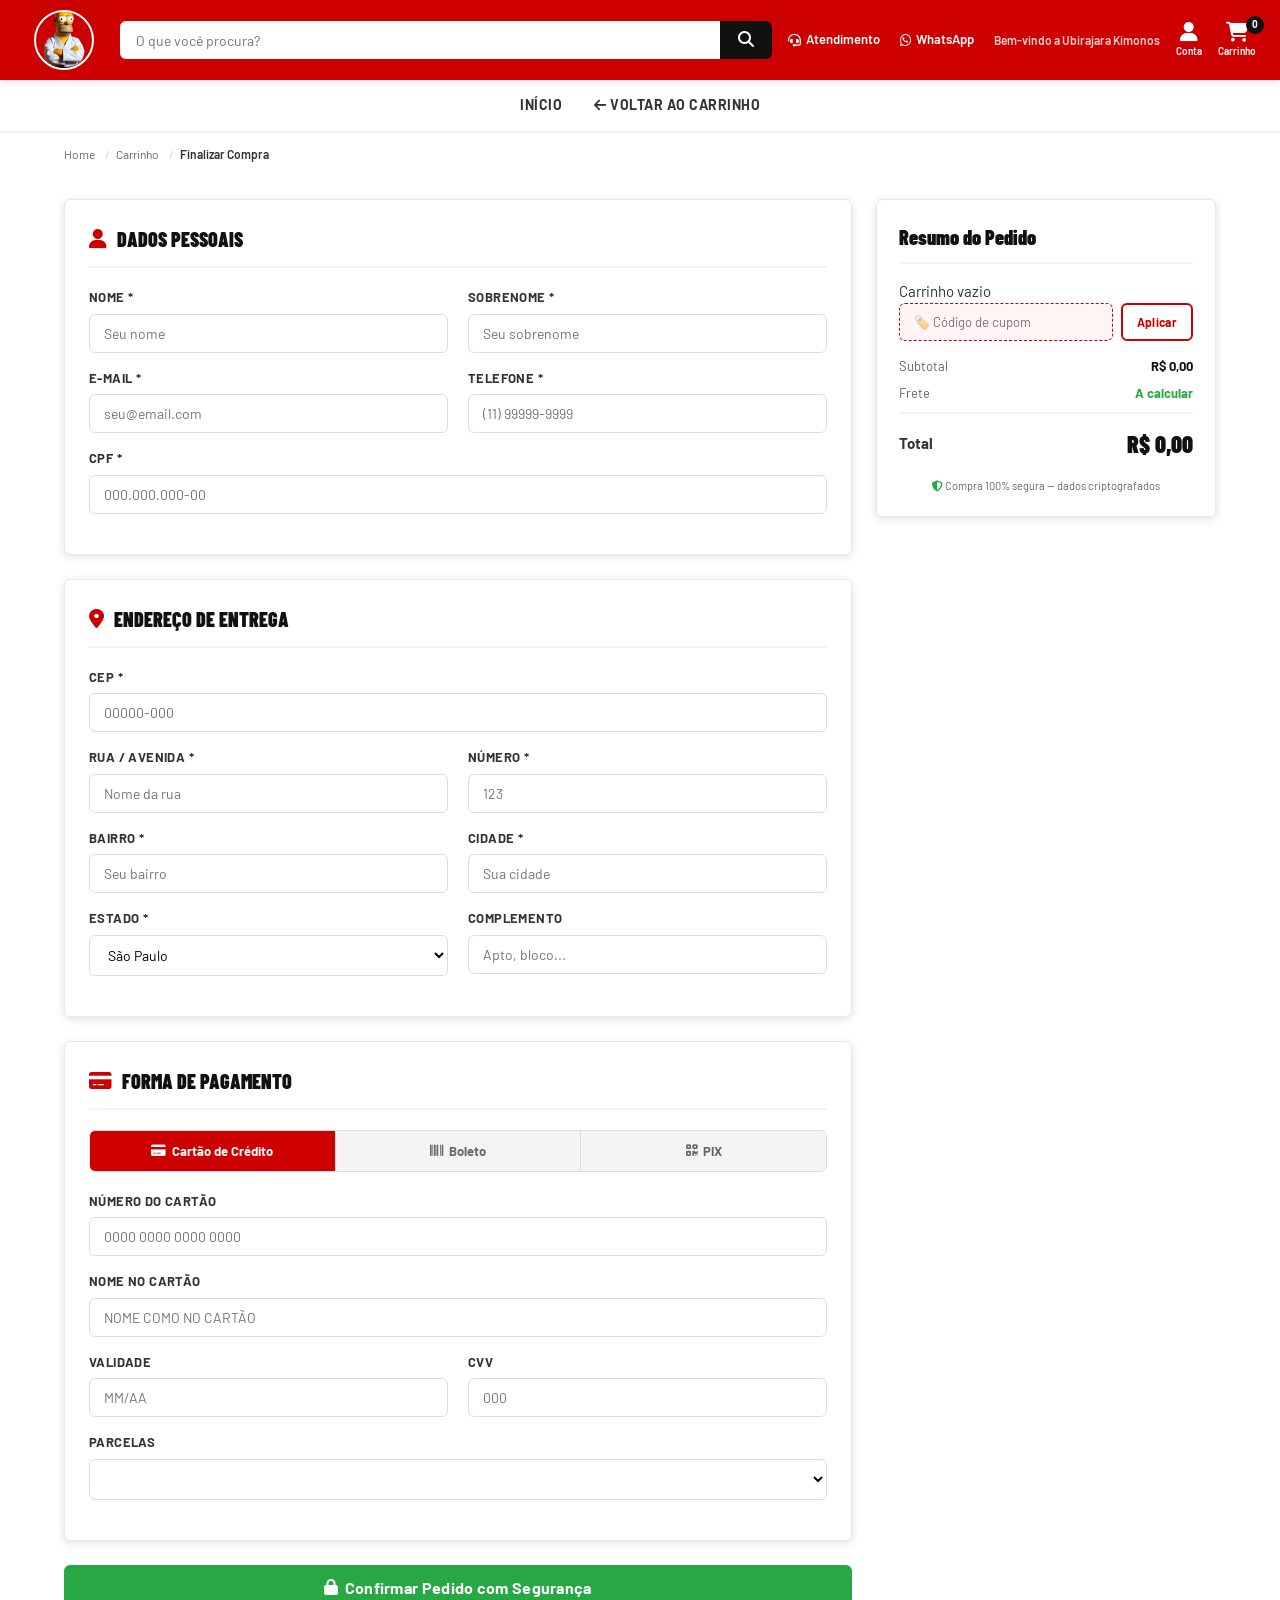
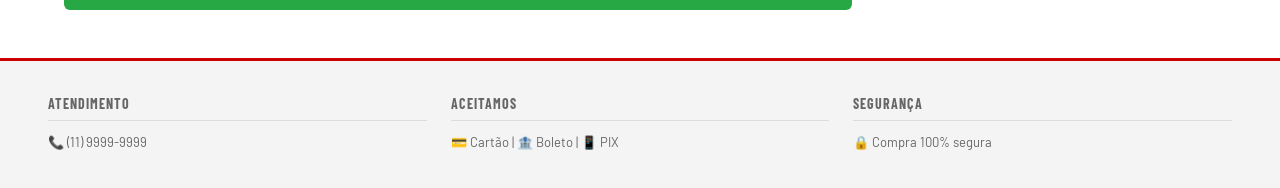
<file: checkout.html>
<!DOCTYPE html>
<html lang="pt-BR">
<head>
  <meta charset="UTF-8">
  <meta name="viewport" content="width=device-width, initial-scale=1.0">
  <title>Finalizar Compra — Ubirajara Kimonos</title>
  <link rel="stylesheet" href="https://cdnjs.cloudflare.com/ajax/libs/font-awesome/6.5.0/css/all.min.css">
  <link rel="stylesheet" href="style.css">

  <style>
    /* ============================================================
       ESTILOS EXCLUSIVOS DO CHECKOUT
       ============================================================ */

    /* ----------------------------------------------------------
       LAYOUT PRINCIPAL: CSS Grid
       Coluna larga = formulários de dados
       Coluna estreita = resumo do pedido
       ---------------------------------------------------------- */
    .pagina-checkout {
      display: grid;
      grid-template-columns: 1fr 340px; /* Formulários | Resumo lateral */
      grid-template-areas: "formularios resumo-checkout"; /* Áreas nomeadas */
      gap: 24px;
      margin: 24px 0 48px;
      align-items: start; /* Alinha ao topo */
    }

    /* Coluna de formulários (esquerda) */
    .col-formularios {
      grid-area: formularios;
      display: flex;
      flex-direction: column; /* Empilha as seções verticalmente */
      gap: 24px;
    }

    /* Coluna de resumo (direita) */
    .col-resumo {
      grid-area: resumo-checkout;
    }

    /* ----------------------------------------------------------
       SEÇÃO DO FORMULÁRIO (caixa com título + campos)
       ---------------------------------------------------------- */
    .secao-form {
      background: var(--branco);
      border: 1px solid #e8e8e8;
      border-radius: var(--radius);
      padding: 24px;
      box-shadow: var(--sombra);
    }
    .secao-form h2 {
      font-family: var(--fonte-titulo);
      font-size: 20px;
      font-weight: 900;
      color: var(--preto);
      margin-bottom: 20px;
      display: flex;
      align-items: center;
      gap: 10px;
      border-bottom: 2px solid var(--cinza-claro);
      padding-bottom: 12px;
      text-transform: uppercase;
    }
    .secao-form h2 i { color: var(--vermelho); }

    /* ----------------------------------------------------------
       GRID DE FORMULÁRIO DE ENDEREÇO: 2 colunas
       Usa grid-template-areas para organizar os campos
       ---------------------------------------------------------- */
    .form-endereco {
      display: grid;
      grid-template-columns: 1fr 1fr;      /* Duas colunas */
      grid-template-areas:                  /* Posição de cada campo */
        "cep         cep"
        "rua         numero-r"
        "bairro      cidade"
        "estado      complemento";
      gap: 0 20px; /* Espaço só entre colunas */
    }
    /* Atribuindo cada campo à sua área */
    .campo-cep         { grid-area: cep; }
    .campo-rua         { grid-area: rua; }
    .campo-numero-r    { grid-area: numero-r; }
    .campo-bairro      { grid-area: bairro; }
    .campo-cidade      { grid-area: cidade; }
    .campo-estado      { grid-area: estado; }
    .campo-complemento { grid-area: complemento; }

    /* ----------------------------------------------------------
       TABS DE PAGAMENTO (Cartão | Boleto | PIX)
       ---------------------------------------------------------- */
    .payment-tabs {
      display: flex;
      border: 1.5px solid #ddd;
      border-radius: var(--radius);
      overflow: hidden;
      margin-bottom: 20px;
    }
    .payment-tab {
      flex: 1; /* Cada tab ocupa um terço */
      padding: 12px 8px;
      text-align: center;
      font-size: 13px;
      font-weight: 700;
      cursor: pointer;
      background: var(--cinza-claro);
      color: var(--cinza-medio);
      border: none;
      font-family: var(--fonte);
      border-right: 1px solid #ddd;
      transition: all var(--transicao);
      display: flex;
      align-items: center;
      justify-content: center;
      gap: 6px;
    }
    .payment-tab:last-child { border-right: none; }
    .payment-tab.ativo {
      background: var(--vermelho); /* Tab ativa em vermelho */
      color: var(--branco);
    }

    /* Painéis de conteúdo de cada método de pagamento */
    .payment-panel { display: none; } /* Oculto por padrão */
    .payment-panel.ativo { display: block; } /* Visível quando ativo */

    /* ----------------------------------------------------------
       GRID DE CARTÃO DE CRÉDITO: 2 colunas
       ---------------------------------------------------------- */
    .form-cartao {
      display: grid;
      grid-template-columns: 1fr 1fr;
      grid-template-areas:
        "num-cartao  num-cartao"  /* Número ocupa as 2 colunas */
        "nome-cartao nome-cartao" /* Nome também */
        "validade    cvv"         /* Validade | CVV lado a lado */
        "parcelas    parcelas";   /* Parcelas ocupa as 2 colunas */
      gap: 0 20px;
    }
    .campo-num-cartao  { grid-area: num-cartao; }
    .campo-nome-cartao { grid-area: nome-cartao; }
    .campo-validade    { grid-area: validade; }
    .campo-cvv         { grid-area: cvv; }
    .campo-parcelas    { grid-area: parcelas; }

    /* ----------------------------------------------------------
       RESUMO LATERAL DO CHECKOUT
       ---------------------------------------------------------- */
    .resumo-checkout-box {
      background: var(--branco);
      border: 1px solid #e8e8e8;
      border-radius: var(--radius);
      padding: 22px;
      box-shadow: var(--sombra);
      position: sticky; /* Fica fixo ao rolar */
      top: 85px;
    }
    .resumo-checkout-box h3 {
      font-family: var(--fonte-titulo);
      font-size: 20px;
      font-weight: 900;
      color: var(--preto);
      margin-bottom: 16px;
      border-bottom: 2px solid var(--cinza-claro);
      padding-bottom: 10px;
    }

    /* Item no resumo lateral */
    .resumo-item {
      display: flex;
      gap: 12px;
      margin-bottom: 12px;
      padding-bottom: 12px;
      border-bottom: 1px solid #f0f0f0;
    }
    .resumo-item-img {
      width: 56px;
      height: 56px;
      border: 1px solid #eee;
      border-radius: var(--radius);
      overflow: hidden;
      flex-shrink: 0;
    }
    .resumo-item-img img { width: 100%; height: 100%; object-fit: contain; }
    .resumo-item-info .nome  { font-size: 12px; font-weight: 700; color: var(--cinza-escuro); }
    .resumo-item-info .detalhe { font-size: 11px; color: var(--cinza-medio); }
    .resumo-item-preco { font-size: 14px; font-weight: 900; color: var(--preto); margin-left: auto; white-space: nowrap; }

    /* Linhas de valores */
    .resumo-val {
      display: flex;
      justify-content: space-between;
      font-size: 13px;
      margin-bottom: 8px;
      color: var(--cinza-medio);
    }
    .resumo-val strong { color: var(--preto); }
    /* Linha do total */
    .resumo-val-total {
      display: flex;
      justify-content: space-between;
      align-items: center;
      border-top: 2px solid var(--cinza-claro);
      padding-top: 12px;
      margin: 8px 0 16px;
    }
    .resumo-val-total span:first-child { font-size: 15px; font-weight: 700; }
    .total-final {
      font-size: 24px;
      font-weight: 900;
      font-family: var(--fonte-titulo);
      color: var(--preto);
    }

    /* Campo de cupom */
    .campo-cupom {
      display: flex;
      gap: 8px;
      margin-bottom: 16px;
    }
    .campo-cupom input {
      flex: 1;
      padding: 10px 14px;
      border: 1.5px dashed var(--vermelho);
      border-radius: var(--radius);
      font-size: 13px;
      font-family: var(--fonte);
      background: #fff5f5;
      outline: none;
      color: var(--cinza-escuro);
    }
  </style>
</head>

<body>

<!-- HEADER -->
<header class="site-header">
  <div class="header-logo">
    <img src="img/homer.png" alt="Ubirajara Kimonos">
  </div>
  <div class="header-busca">
    <input type="text" placeholder="O que você procura?">
    <button><i class="fa fa-search"></i></button>
  </div>
  <div class="header-atendimento">
    <a href="#"><i class="fa fa-headset"></i> Atendimento</a>
    <a href="#"><i class="fa-brands fa-whatsapp"></i> WhatsApp</a>
    <span class="header-bem-vindo">Bem-vindo a Ubirajara Kimonos</span>
  </div>
  <div class="header-icones">
    <a href="ficha_cliente.html">
      <i class="fa fa-user"></i>
      <span class="label">Conta</span>
    </a>
    <a href="carrinho.html">
      <i class="fa fa-shopping-cart"></i>
      <span class="badge" id="badge-carrinho">0</span>
      <span class="label">Carrinho</span>
    </a>
  </div>
</header>

<nav class="site-nav">
  <a href="index.html">Início</a>
  <a href="carrinho.html"><i class="fa fa-arrow-left"></i> Voltar ao Carrinho</a>
</nav>

<div class="container">

  <!-- Trilha de navegação -->
  <ul class="breadcrumb">
    <li><a href="index.html">Home</a></li>
    <li><a href="carrinho.html">Carrinho</a></li>
    <li><span>Finalizar Compra</span></li>
  </ul>

  <!--
    ================================================================
    FORMULÁRIO PRINCIPAL — Envia dados para o PHP via POST
    action="processa_pedido.php" = arquivo que recebe os dados
    method="POST" = método seguro (dados não aparecem na URL)
    ================================================================
  -->
  <form action="processa_pedido.php" method="POST" id="form-checkout" onsubmit="return prepararEnvio()">

    <!-- GRID DO CHECKOUT -->
    <div class="pagina-checkout">

      <!-- COLUNA ESQUERDA: formulários -->
      <div class="col-formularios">

        <!-- ======================================================
             DADOS PESSOAIS DO COMPRADOR
             ====================================================== -->
        <div class="secao-form">
          <h2><i class="fa fa-user"></i> Dados Pessoais</h2>

          <!-- Grid de 2 colunas para nome e sobrenome -->
          <div style="display:grid;grid-template-columns:1fr 1fr;gap:0 20px;">
            <div class="form-group">
              <label for="nome">Nome *</label>
              <input type="text" id="nome" name="nome" placeholder="Seu nome" required>
            </div>
            <div class="form-group">
              <label for="sobrenome">Sobrenome *</label>
              <input type="text" id="sobrenome" name="sobrenome" placeholder="Seu sobrenome" required>
            </div>
          </div>

          <!-- Grid de 2 colunas para email e telefone -->
          <div style="display:grid;grid-template-columns:1fr 1fr;gap:0 20px;">
            <div class="form-group">
              <label for="email">E-mail *</label>
              <input type="email" id="email" name="email" placeholder="seu@email.com" required>
            </div>
            <div class="form-group">
              <label for="telefone">Telefone *</label>
              <input type="tel" id="telefone" name="telefone" placeholder="(11) 99999-9999" required>
            </div>
          </div>

          <div class="form-group">
            <label for="cpf">CPF *</label>
            <input type="text" id="cpf" name="cpf" placeholder="000.000.000-00" maxlength="14" required>
          </div>
        </div>

        <!-- ======================================================
             ENDEREÇO DE ENTREGA
             ====================================================== -->
        <div class="secao-form">
          <h2><i class="fa fa-map-marker-alt"></i> Endereço de Entrega</h2>

          <!-- Grid com grid-template-areas para organizar os campos -->
          <div class="form-endereco">
            <div class="form-group campo-cep">
              <label for="cep">CEP *</label>
              <input type="text" id="cep" name="cep" placeholder="00000-000" maxlength="9" required
                     onblur="buscarCEP()"> <!-- Busca endereço ao sair do campo -->
            </div>
            <div class="form-group campo-rua">
              <label for="rua">Rua / Avenida *</label>
              <input type="text" id="rua" name="rua" placeholder="Nome da rua" required>
            </div>
            <div class="form-group campo-numero-r">
              <label for="numero_end">Número *</label>
              <input type="text" id="numero_end" name="numero_end" placeholder="123" required>
            </div>
            <div class="form-group campo-bairro">
              <label for="bairro">Bairro *</label>
              <input type="text" id="bairro" name="bairro" placeholder="Seu bairro" required>
            </div>
            <div class="form-group campo-cidade">
              <label for="cidade">Cidade *</label>
              <input type="text" id="cidade" name="cidade" placeholder="Sua cidade" required>
            </div>
            <div class="form-group campo-estado">
              <label for="estado">Estado *</label>
              <select id="estado" name="estado" required>
                <option value="">Selecione...</option>
                <option value="AC">Acre</option>
                <option value="AL">Alagoas</option>
                <option value="AM">Amazonas</option>
                <option value="BA">Bahia</option>
                <option value="CE">Ceará</option>
                <option value="DF">Distrito Federal</option>
                <option value="ES">Espírito Santo</option>
                <option value="GO">Goiás</option>
                <option value="MA">Maranhão</option>
                <option value="MG">Minas Gerais</option>
                <option value="MS">Mato Grosso do Sul</option>
                <option value="MT">Mato Grosso</option>
                <option value="PA">Pará</option>
                <option value="PB">Paraíba</option>
                <option value="PE">Pernambuco</option>
                <option value="PI">Piauí</option>
                <option value="PR">Paraná</option>
                <option value="RJ">Rio de Janeiro</option>
                <option value="RN">Rio Grande do Norte</option>
                <option value="RO">Rondônia</option>
                <option value="RR">Roraima</option>
                <option value="RS">Rio Grande do Sul</option>
                <option value="SC">Santa Catarina</option>
                <option value="SE">Sergipe</option>
                <option value="SP" selected>São Paulo</option>
                <option value="TO">Tocantins</option>
              </select>
            </div>
            <div class="form-group campo-complemento">
              <label for="complemento">Complemento</label>
              <input type="text" id="complemento" name="complemento" placeholder="Apto, bloco...">
            </div>
          </div>
        </div>

        <!-- ======================================================
             FORMA DE PAGAMENTO — Tabs (Cartão | Boleto | PIX)
             ====================================================== -->
        <div class="secao-form">
          <h2><i class="fa fa-credit-card"></i> Forma de Pagamento</h2>

          <!-- Tabs de seleção -->
          <div class="payment-tabs">
            <button type="button" class="payment-tab ativo"
                    onclick="selecionarPagamento('cartao', this)">
              <i class="fa fa-credit-card"></i> Cartão de Crédito
            </button>
            <button type="button" class="payment-tab"
                    onclick="selecionarPagamento('boleto', this)">
              <i class="fa fa-barcode"></i> Boleto
            </button>
            <button type="button" class="payment-tab"
                    onclick="selecionarPagamento('pix', this)">
              <i class="fa fa-qrcode"></i> PIX
            </button>
          </div>

          <!-- PAINEL: Cartão de Crédito -->
          <div id="panel-cartao" class="payment-panel ativo">
            <div class="form-cartao">
              <div class="form-group campo-num-cartao">
                <label for="card_numero">Número do Cartão</label>
                <input type="text" id="card_numero" name="card_numero"
                       placeholder="0000 0000 0000 0000" maxlength="19"
                       oninput="formatarCartao(this)"> <!-- Formata ao digitar -->
              </div>
              <div class="form-group campo-nome-cartao">
                <label for="card_nome">Nome no Cartão</label>
                <input type="text" id="card_nome" name="card_nome"
                       placeholder="NOME COMO NO CARTÃO" style="text-transform:uppercase;">
              </div>
              <div class="form-group campo-validade">
                <label for="card_validade">Validade</label>
                <input type="text" id="card_validade" name="card_validade"
                       placeholder="MM/AA" maxlength="5" oninput="formatarValidade(this)">
              </div>
              <div class="form-group campo-cvv">
                <label for="card_cvv">CVV</label>
                <input type="text" id="card_cvv" name="card_cvv"
                       placeholder="000" maxlength="4">
              </div>
              <div class="form-group campo-parcelas">
                <label for="parcelas">Parcelas</label>
                <select id="parcelas" name="parcelas">
                  <!-- As opções serão preenchidas pelo JavaScript conforme o total -->
                </select>
              </div>
            </div>
          </div>

          <!-- PAINEL: Boleto Bancário -->
          <div id="panel-boleto" class="payment-panel">
            <div class="alerta alerta-info">
              <i class="fa fa-barcode fa-2x"></i>
              <div>
                <strong>Boleto Bancário — 5% de desconto!</strong><br>
                <small>O boleto será gerado após a confirmação. Prazo de pagamento: 3 dias úteis.</small><br>
                <span style="font-size:15px;color:var(--verde);">
                  Total com desconto: <strong id="total-boleto">R$ 0,00</strong>
                </span>
              </div>
            </div>
          </div>

          <!-- PAINEL: PIX -->
          <div id="panel-pix" class="payment-panel">
            <div class="alerta alerta-info">
              <i class="fa fa-qrcode fa-2x"></i>
              <div>
                <strong>PIX — Aprovação imediata + 5% de desconto!</strong><br>
                <small>O QR Code será gerado após confirmar. Válido por 30 minutos.</small><br>
                <span style="font-size:15px;color:var(--verde);">
                  Total com desconto: <strong id="total-pix">R$ 0,00</strong>
                </span>
              </div>
            </div>
          </div>

        </div><!-- fim .secao-form de pagamento -->

        <!-- Campo oculto: informa ao PHP qual método foi escolhido -->
        <input type="hidden" id="metodo_pagamento" name="metodo_pagamento" value="cartao">
        <!-- Campo oculto: itens do carrinho em JSON (enviados ao PHP) -->
        <input type="hidden" id="itens_carrinho" name="itens_carrinho" value="">
        <!-- Campo oculto: total do pedido -->
        <input type="hidden" id="total_pedido" name="total_pedido" value="">

        <!-- BOTÃO DE ENVIO FINAL -->
        <button type="submit" class="btn btn-verde btn-lg" style="width:100%;">
          <i class="fa fa-lock"></i> Confirmar Pedido com Segurança
        </button>

      </div><!-- fim .col-formularios -->

      <!-- COLUNA DIREITA: Resumo do pedido -->
      <div class="col-resumo">
        <div class="resumo-checkout-box">
          <h3>Resumo do Pedido</h3>

          <!-- Itens do carrinho inseridos pelo JS -->
          <div id="resumo-itens-checkout"></div>

          <!-- Campo de cupom de desconto -->
          <div class="campo-cupom">
            <input type="text" name="cupom" id="cupom" placeholder="🏷️ Código de cupom">
            <button type="button" class="btn btn-outline btn-sm" onclick="aplicarCupom()">Aplicar</button>
          </div>

          <!-- Linhas de valores -->
          <div class="resumo-val">
            <span>Subtotal</span>
            <strong id="checkout-subtotal">R$ 0,00</strong>
          </div>
          <div class="resumo-val">
            <span>Frete</span>
            <strong style="color:var(--verde)">A calcular</strong>
          </div>
          <div class="resumo-val" id="linha-desconto" style="display:none;">
            <span>Desconto</span>
            <strong style="color:var(--verde)" id="valor-desconto">— R$ 0,00</strong>
          </div>

          <!-- Total em destaque -->
          <div class="resumo-val-total">
            <span>Total</span>
            <span class="total-final" id="checkout-total">R$ 0,00</span>
          </div>

          <!-- Segurança -->
          <p style="font-size:11px;color:var(--cinza-medio);text-align:center;margin-top:8px;">
            <i class="fa fa-shield-halved" style="color:var(--verde)"></i>
            Compra 100% segura — dados criptografados
          </p>
        </div>
      </div><!-- fim .col-resumo -->

    </div><!-- fim .pagina-checkout -->

  </form><!-- fim do formulário -->

</div><!-- fim .container -->

<!-- RODAPÉ -->
<footer class="site-footer">
  <div class="footer-atendimento"><h4>Atendimento</h4><a href="#">📞 (11) 9999-9999</a></div>
  <div class="footer-aceitamos"><h4>Aceitamos</h4><p>💳 Cartão | 🏦 Boleto | 📱 PIX</p></div>
  <div class="footer-seguranca"><h4>Segurança</h4><p>🔒 Compra 100% segura</p></div>
</footer>


<script>

  /* ============================================================
     VARIÁVEL GLOBAL
     Guarda o total do carrinho (usado em várias funções)
     ============================================================ */
  let totalCarrinho = 0;



  /* ============================================================
     FUNÇÃO: carregarResumoCheckout()
     - Lê os dados do carrinho (localStorage)
     - Mostra os produtos na tela
     - Calcula o total
     ============================================================ */
  function carregarResumoCheckout() {

    // Pega o carrinho salvo no navegador (ou cria vazio)
    const carrinho = JSON.parse(localStorage.getItem('carrinho')) || [];

    // Pega o container onde os itens vão aparecer
    const container = document.getElementById('resumo-itens-checkout');

    // Limpa o conteúdo antes de adicionar novamente
    container.innerHTML = '';



    // Se não tem itens no carrinho
    if (carrinho.length === 0) {

      // Mostra mensagem
      container.innerHTML = 'Carrinho vazio';

      return; // Para a função aqui
    }



    // Variável para somar os preços
    let subtotal = 0;



    // Percorre todos os produtos do carrinho
    carrinho.forEach(item => {

      // Calcula total desse item (preço x quantidade)
      const totalItem = item.preco * item.quantidade;

      // Soma no total geral
      subtotal += totalItem;



      // Adiciona o item na tela (HTML simples)
      container.innerHTML += `
        <div>
          ${item.nome} | Qtd: ${item.quantidade} | R$ ${totalItem.toFixed(2)}
        </div>
      `;
    });



    // Salva total na variável global
    totalCarrinho = subtotal;



    // Mostra o total na tela
    document.getElementById('checkout-total').textContent =
      'R$ ' + subtotal.toFixed(2);

  }



  /* ============================================================
     FUNÇÃO: selecionarPagamento()
     - Apenas troca o botão ativo
     - (versão simplificada)
     ============================================================ */
  function selecionarPagamento(botao) {

    // Remove "ativo" de todos os botões
    document.querySelectorAll('.payment-tab')
      .forEach(b => b.classList.remove('ativo'));

    // Ativa o botão clicado
    botao.classList.add('ativo');
  }



  /* ============================================================
     FUNÇÃO: buscarCEP()
     - Usa API ViaCEP
     - Preenche automaticamente os campos
     ============================================================ */
  function buscarCEP() {

    // Pega o CEP digitado (somente números)
    const cep = document.getElementById('cep').value.replace(/\D/g, '');



    // Se não tiver 8 números, cancela
    if (cep.length !== 8) return;



    // Faz requisição para API
    fetch(`https://viacep.com.br/ws/${cep}/json/`)

      // Converte resposta para JSON
      .then(res => res.json())

      // Usa os dados retornados
      .then(data => {

        // Se der erro no CEP
        if (data.erro) {
          alert('CEP não encontrado');
          return;
        }

        // Preenche os campos automaticamente
        document.getElementById('rua').value = data.logradouro || '';
        document.getElementById('bairro').value = data.bairro || '';
        document.getElementById('cidade').value = data.localidade || '';
        document.getElementById('estado').value = data.uf || '';

      });

  }



  /* ============================================================
     FUNÇÃO: formatarCartao()
     - Formata número do cartão (XXXX XXXX XXXX XXXX)
     ============================================================ */
  function formatarCartao(input) {

    // Remove tudo que não é número
    let valor = input.value.replace(/\D/g, '');

    // Divide em grupos de 4 números
    valor = valor.match(/.{1,4}/g)?.join(' ') || valor;

    // Atualiza o campo
    input.value = valor;
  }



  /* ============================================================
     FUNÇÃO: prepararEnvio()
     - Executa antes de enviar o formulário
     - Impede envio se carrinho estiver vazio
     - Envia os itens para o PHP
     ============================================================ */
  function prepararEnvio() {

    // Pega o carrinho
    const carrinho = JSON.parse(localStorage.getItem('carrinho')) || [];



    // Se estiver vazio
    if (carrinho.length === 0) {

      alert('Carrinho vazio!');

      return false; // BLOQUEIA envio
    }



    // Coloca os itens no campo oculto (para o PHP)
    document.getElementById('itens_carrinho').value =
      JSON.stringify(carrinho);



    return true; // PERMITE envio
  }



  /* ============================================================
     INICIALIZAÇÃO
     - Executa quando a página carrega
     ============================================================ */
  carregarResumoCheckout();

</script>

</body>
</html>
</file>
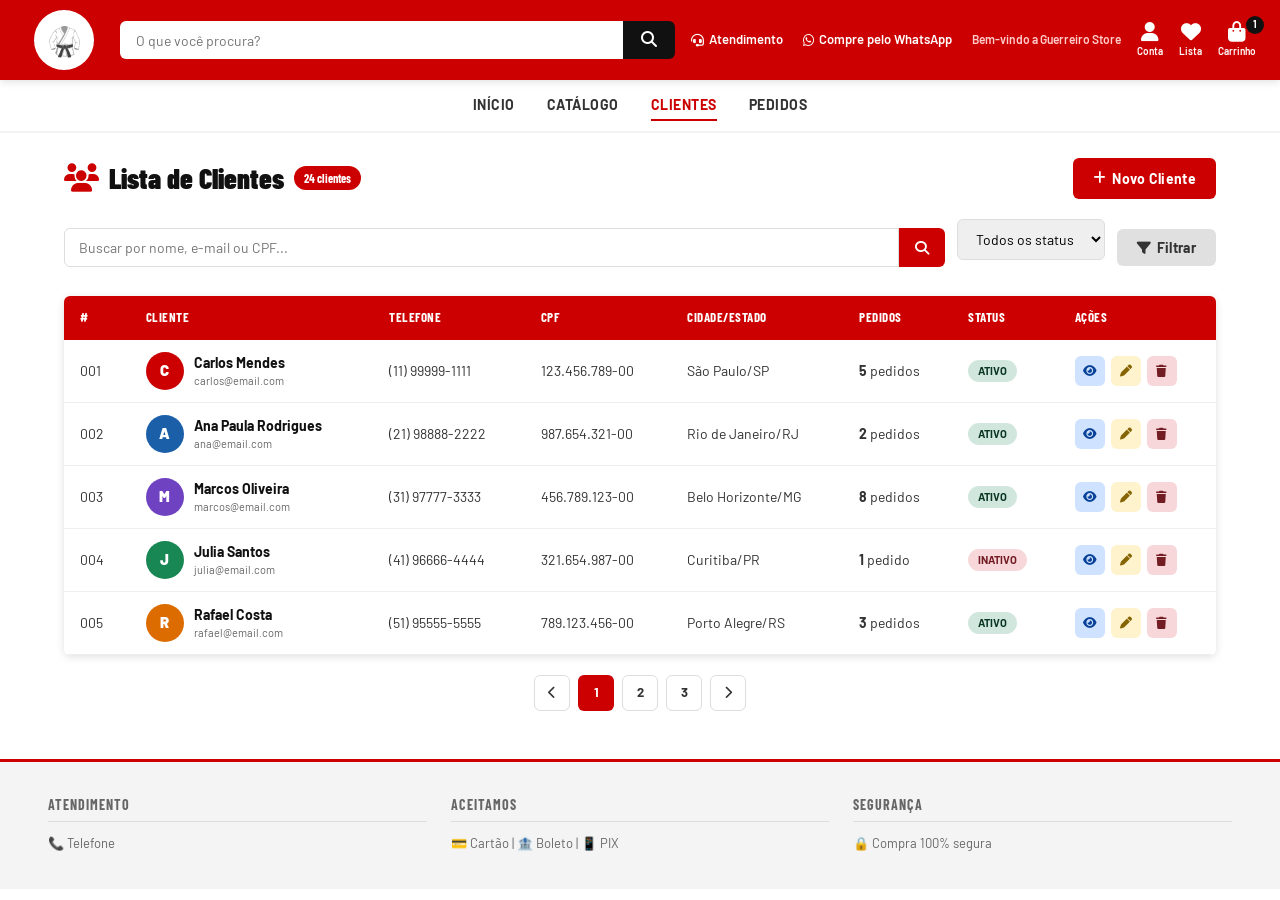
<file: clientes.html>
<!DOCTYPE html>
<html lang="pt-BR">
<head>
  <meta charset="UTF-8" />
  <meta name="viewport" content="width=device-width, initial-scale=1.0" />
  <title>Clientes — Guerreiro Store</title>
  <link rel="stylesheet" href="https://cdnjs.cloudflare.com/ajax/libs/font-awesome/6.5.0/css/all.min.css" />
  <link rel="stylesheet" href="style.css" />

  <style>
    /* =============================================
       ESTILOS EXCLUSIVOS — LISTA DE CLIENTES
       ============================================= */

    /*
      Layout da página de clientes:
      - Linha 1: barra de título + botão cadastrar
      - Linha 2: filtros/busca
      - Linha 3: tabela de clientes
    */
    .pagina-clientes {
      display: grid;
      grid-template-columns: 1fr;       /* Coluna única, responsiva */
      grid-template-rows: auto auto auto;
      grid-template-areas:
        "titulo-barra"
        "filtros-barra"
        "tabela-clientes";
      gap: 20px;
      margin: 24px 0 48px;
    }

    /* Barra de título com contador e botão de cadastro */
    .clientes-titulo-barra {
      grid-area: titulo-barra;
      display: flex;
      align-items: center;
      justify-content: space-between;
    }
    .clientes-titulo-barra h1 {
      font-family: var(--fonte-titulo);
      font-size: 28px;
      font-weight: 900;
      color: var(--preto);
      display: flex;
      align-items: center;
      gap: 10px;
    }
    .clientes-titulo-barra h1 i { color: var(--vermelho); }
    .contador-badge {
      background: var(--vermelho);
      color: var(--branco);
      font-size: 12px;
      font-weight: 700;
      padding: 3px 10px;
      border-radius: 20px;
    }

    /* Barra de busca e filtros */
    .clientes-filtros {
      grid-area: filtros-barra;
      display: flex;
      gap: 12px;
      align-items: center;
    }
    .busca-clientes {
      display: flex;
      flex: 1;
    }
    .busca-clientes input {
      flex: 1;
      padding: 10px 14px;
      border: 1.5px solid #ddd;
      border-radius: var(--radius) 0 0 var(--radius);
      font-size: 14px;
      font-family: var(--fonte);
      outline: none;
    }
    .busca-clientes input:focus { border-color: var(--vermelho); }
    .busca-clientes button {
      padding: 10px 16px;
      background: var(--vermelho);
      color: var(--branco);
      border: none;
      border-radius: 0 var(--radius) var(--radius) 0;
      cursor: pointer;
      font-size: 14px;
    }

    /* Área da tabela de clientes */
    .clientes-tabela {
      grid-area: tabela-clientes;
    }

    /* Avatar do cliente (círculo com inicial do nome) */
    .avatar-cliente {
      width: 38px;
      height: 38px;
      border-radius: 50%;
      background: var(--vermelho);
      color: var(--branco);
      font-size: 15px;
      font-weight: 900;
      display: inline-flex;
      align-items: center;
      justify-content: center;
      flex-shrink: 0;
    }

    /* Célula com avatar + nome lado a lado */
    .celula-cliente {
      display: flex;
      align-items: center;
      gap: 10px;
    }
    .celula-cliente .nome { font-weight: 700; color: var(--preto); font-size: 14px; }
    .celula-cliente .email { font-size: 11px; color: var(--cinza-medio); }

    /* Badge de status do cliente */
    .status-ativo   { background: #d1e7dd; color: #0a3622; }
    .status-inativo { background: #f8d7da; color: #721c24; }

    /* Ações por linha da tabela (editar, ver, excluir) */
    .acoes-tabela {
      display: flex;
      gap: 6px;
    }
    .acao-btn {
      width: 30px;
      height: 30px;
      display: flex;
      align-items: center;
      justify-content: center;
      border-radius: var(--radius);
      font-size: 12px;
      cursor: pointer;
      transition: all 0.2s;
      border: none;
      text-decoration: none;
    }
    .acao-ver    { background: #cfe2ff; color: #084298; }
    .acao-editar { background: #fff3cd; color: #856404; }
    .acao-excluir{ background: #f8d7da; color: #721c24; }
    .acao-btn:hover { opacity: 0.8; transform: scale(1.1); }
  </style>
</head>
<body>

  <!-- CABEÇALHO -->
  <header class="site-header">
    <div class="header-logo">
      <div style="width:60px;height:60px;border-radius:50%;background:var(--branco);display:flex;align-items:center;justify-content:center;">
        <span style="font-size:28px;">🥋</span>
      </div>
    </div>
    <div class="header-busca">
      <input type="text" placeholder="O que você procura?" />
      <button><i class="fa fa-search"></i></button>
    </div>
    <div class="header-atendimento">
      <a href="#"><i class="fa fa-headset"></i> Atendimento</a>
      <a href="#"><i class="fa-brands fa-whatsapp"></i> Compre pelo WhatsApp</a>
      <span style="color:#ffcccc;font-size:12px;">Bem-vindo a Guerreiro Store</span>
    </div>
    <div class="header-icones">
      <a href="ficha_cliente.html"><i class="fa fa-user"></i><span class="label">Conta</span></a>
      <a href="#"><i class="fa fa-heart"></i><span class="label">Lista</span></a>
      <a href="carrinho.html"><i class="fa fa-shopping-bag"></i><span class="badge">1</span><span class="label">Carrinho</span></a>
    </div>
  </header>

  <nav class="site-nav">
    <a href="index.html">Início</a>
    <a href="catalogo.html">Catálogo</a>
    <a href="clientes.html" class="ativo">Clientes</a>
    <a href="pedidos.html">Pedidos</a>
  </nav>

  <div class="container">

    <!-- Layout da página de clientes (CSS Grid) -->
    <div class="pagina-clientes">

      <!-- Barra de título -->
      <div class="clientes-titulo-barra">
        <h1>
          <i class="fa fa-users"></i>
          Lista de Clientes
          <span class="contador-badge">24 clientes</span>
        </h1>
        <a href="ficha_cliente.html" class="btn btn-vermelho">
          <i class="fa fa-plus"></i> Novo Cliente
        </a>
      </div>

      <!-- Barra de busca e filtros -->
      <div class="clientes-filtros">
        <div class="busca-clientes">
          <input type="text" placeholder="Buscar por nome, e-mail ou CPF..." />
          <button><i class="fa fa-search"></i></button>
        </div>
        <select class="form-group" style="padding:10px 14px;border:1.5px solid #ddd;border-radius:var(--radius);font-family:var(--fonte);font-size:14px;outline:none;">
          <option>Todos os status</option>
          <option>Ativo</option>
          <option>Inativo</option>
        </select>
        <button class="btn btn-cinza">
          <i class="fa fa-filter"></i> Filtrar
        </button>
      </div>

      <!-- Tabela de clientes -->
      <div class="clientes-tabela">
        <div class="tabela-wrapper">
          <table>
            <thead>
              <tr>
                <!-- Cabeçalhos das colunas -->
                <th>#</th>
                <th>Cliente</th>
                <th>Telefone</th>
                <th>CPF</th>
                <th>Cidade/Estado</th>
                <th>Pedidos</th>
                <th>Status</th>
                <th>Ações</th>
              </tr>
            </thead>
            <tbody>
              <!-- Linha 1 -->
              <tr>
                <td>001</td>
                <td>
                  <div class="celula-cliente">
                    <div class="avatar-cliente">C</div>
                    <div>
                      <div class="nome">Carlos Mendes</div>
                      <div class="email">carlos@email.com</div>
                    </div>
                  </div>
                </td>
                <td>(11) 99999-1111</td>
                <td>123.456.789-00</td>
                <td>São Paulo/SP</td>
                <td><strong>5</strong> pedidos</td>
                <td><span class="status status-ativo">Ativo</span></td>
                <td>
                  <div class="acoes-tabela">
                    <a href="ficha_cliente.html" class="acao-btn acao-ver" title="Ver ficha">
                      <i class="fa fa-eye"></i>
                    </a>
                    <button class="acao-btn acao-editar" title="Editar">
                      <i class="fa fa-pen"></i>
                    </button>
                    <button class="acao-btn acao-excluir" title="Excluir">
                      <i class="fa fa-trash"></i>
                    </button>
                  </div>
                </td>
              </tr>

              <!-- Linha 2 -->
              <tr>
                <td>002</td>
                <td>
                  <div class="celula-cliente">
                    <div class="avatar-cliente" style="background:#1a5fa8;">A</div>
                    <div>
                      <div class="nome">Ana Paula Rodrigues</div>
                      <div class="email">ana@email.com</div>
                    </div>
                  </div>
                </td>
                <td>(21) 98888-2222</td>
                <td>987.654.321-00</td>
                <td>Rio de Janeiro/RJ</td>
                <td><strong>2</strong> pedidos</td>
                <td><span class="status status-ativo">Ativo</span></td>
                <td>
                  <div class="acoes-tabela">
                    <a href="ficha_cliente.html" class="acao-btn acao-ver" title="Ver ficha">
                      <i class="fa fa-eye"></i>
                    </a>
                    <button class="acao-btn acao-editar" title="Editar">
                      <i class="fa fa-pen"></i>
                    </button>
                    <button class="acao-btn acao-excluir" title="Excluir">
                      <i class="fa fa-trash"></i>
                    </button>
                  </div>
                </td>
              </tr>

              <!-- Linha 3 -->
              <tr>
                <td>003</td>
                <td>
                  <div class="celula-cliente">
                    <div class="avatar-cliente" style="background:#6f42c1;">M</div>
                    <div>
                      <div class="nome">Marcos Oliveira</div>
                      <div class="email">marcos@email.com</div>
                    </div>
                  </div>
                </td>
                <td>(31) 97777-3333</td>
                <td>456.789.123-00</td>
                <td>Belo Horizonte/MG</td>
                <td><strong>8</strong> pedidos</td>
                <td><span class="status status-ativo">Ativo</span></td>
                <td>
                  <div class="acoes-tabela">
                    <a href="ficha_cliente.html" class="acao-btn acao-ver"><i class="fa fa-eye"></i></a>
                    <button class="acao-btn acao-editar"><i class="fa fa-pen"></i></button>
                    <button class="acao-btn acao-excluir"><i class="fa fa-trash"></i></button>
                  </div>
                </td>
              </tr>

              <!-- Linha 4 -->
              <tr>
                <td>004</td>
                <td>
                  <div class="celula-cliente">
                    <div class="avatar-cliente" style="background:#198754;">J</div>
                    <div>
                      <div class="nome">Julia Santos</div>
                      <div class="email">julia@email.com</div>
                    </div>
                  </div>
                </td>
                <td>(41) 96666-4444</td>
                <td>321.654.987-00</td>
                <td>Curitiba/PR</td>
                <td><strong>1</strong> pedido</td>
                <td><span class="status status-inativo">Inativo</span></td>
                <td>
                  <div class="acoes-tabela">
                    <a href="ficha_cliente.html" class="acao-btn acao-ver"><i class="fa fa-eye"></i></a>
                    <button class="acao-btn acao-editar"><i class="fa fa-pen"></i></button>
                    <button class="acao-btn acao-excluir"><i class="fa fa-trash"></i></button>
                  </div>
                </td>
              </tr>

              <!-- Linha 5 -->
              <tr>
                <td>005</td>
                <td>
                  <div class="celula-cliente">
                    <div class="avatar-cliente" style="background:#dc6c00;">R</div>
                    <div>
                      <div class="nome">Rafael Costa</div>
                      <div class="email">rafael@email.com</div>
                    </div>
                  </div>
                </td>
                <td>(51) 95555-5555</td>
                <td>789.123.456-00</td>
                <td>Porto Alegre/RS</td>
                <td><strong>3</strong> pedidos</td>
                <td><span class="status status-ativo">Ativo</span></td>
                <td>
                  <div class="acoes-tabela">
                    <a href="ficha_cliente.html" class="acao-btn acao-ver"><i class="fa fa-eye"></i></a>
                    <button class="acao-btn acao-editar"><i class="fa fa-pen"></i></button>
                    <button class="acao-btn acao-excluir"><i class="fa fa-trash"></i></button>
                  </div>
                </td>
              </tr>

            </tbody>
          </table>
        </div><!-- fim .tabela-wrapper -->

        <!-- Paginação -->
        <div class="paginacao" style="display:flex;justify-content:center;gap:8px;margin-top:20px;">
          <a href="#" style="width:36px;height:36px;display:flex;align-items:center;justify-content:center;border:1.5px solid #ddd;border-radius:var(--radius);font-size:13px;font-weight:700;color:var(--cinza-escuro);">
            <i class="fa fa-chevron-left"></i>
          </a>
          <a href="#" style="width:36px;height:36px;display:flex;align-items:center;justify-content:center;border-radius:var(--radius);font-size:13px;font-weight:700;background:var(--vermelho);color:var(--branco);border:none;">1</a>
          <a href="#" style="width:36px;height:36px;display:flex;align-items:center;justify-content:center;border:1.5px solid #ddd;border-radius:var(--radius);font-size:13px;font-weight:700;color:var(--cinza-escuro);">2</a>
          <a href="#" style="width:36px;height:36px;display:flex;align-items:center;justify-content:center;border:1.5px solid #ddd;border-radius:var(--radius);font-size:13px;font-weight:700;color:var(--cinza-escuro);">3</a>
          <a href="#" style="width:36px;height:36px;display:flex;align-items:center;justify-content:center;border:1.5px solid #ddd;border-radius:var(--radius);font-size:13px;font-weight:700;color:var(--cinza-escuro);">
            <i class="fa fa-chevron-right"></i>
          </a>
        </div>

      </div><!-- fim .clientes-tabela -->

    </div><!-- fim .pagina-clientes -->

  </div><!-- fim .container -->

  <!-- Rodapé -->
  <footer class="site-footer">
    <div class="footer-atendimento"><h4>Atendimento</h4><a href="#">📞 Telefone</a></div>
    <div class="footer-aceitamos"><h4>Aceitamos</h4><p>💳 Cartão | 🏦 Boleto | 📱 PIX</p></div>
    <div class="footer-seguranca"><h4>Segurança</h4><p>🔒 Compra 100% segura</p></div>
  </footer>

</body>
</html>
</file>
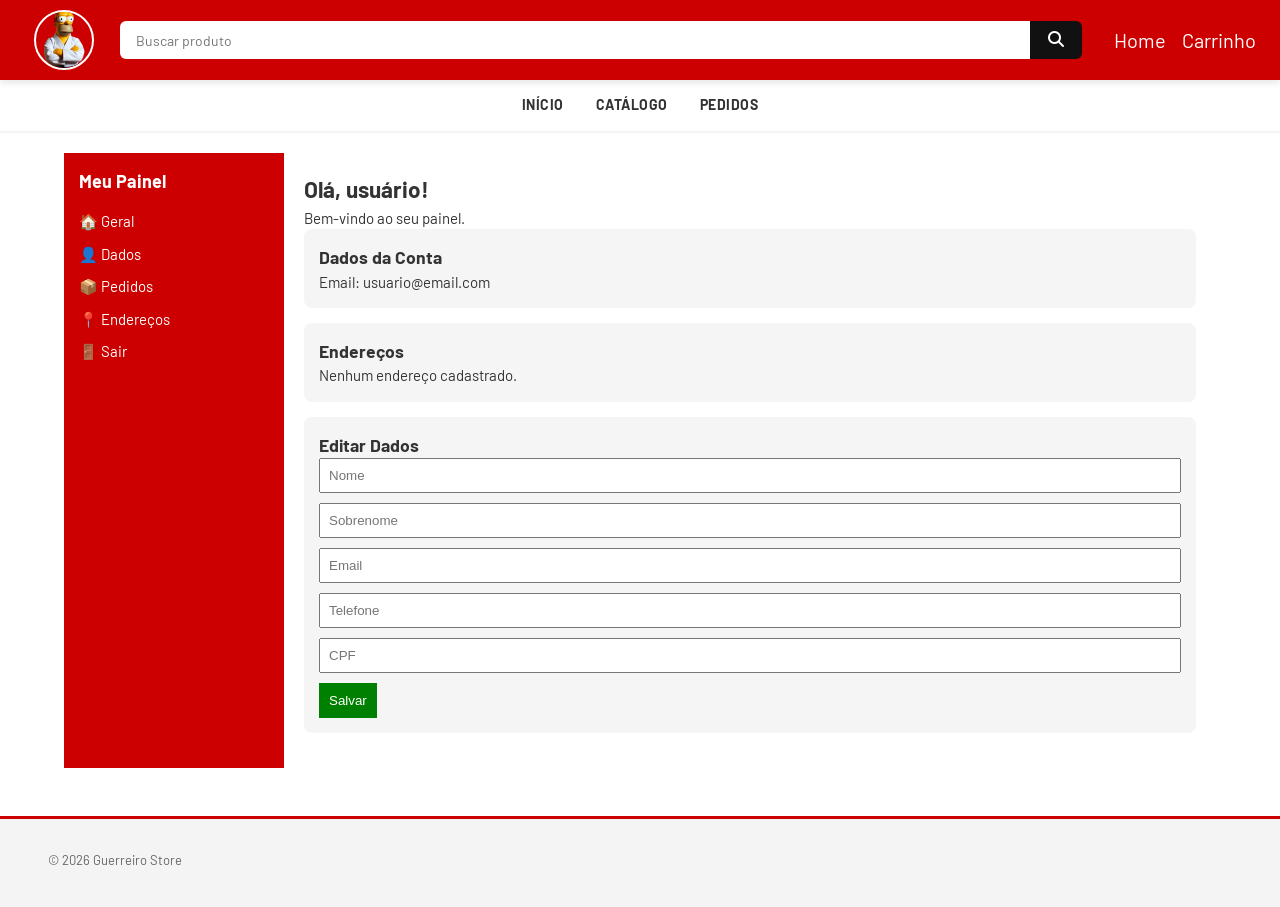
<file: ficha_cliente.html>
<!DOCTYPE html>
<html lang="pt-BR">
<head>

  <!-- Define acentuação -->
  <meta charset="UTF-8">

  <!-- Responsividade (celular) -->
  <meta name="viewport" content="width=device-width, initial-scale=1.0">

  <!-- Título da página -->
  <title>Meu Painel — Guerreiro Store</title>

  <!-- Ícones (Font Awesome) -->
  <link rel="stylesheet" href="https://cdnjs.cloudflare.com/ajax/libs/font-awesome/6.5.0/css/all.min.css">

  <!-- Seu CSS principal -->
  <link rel="stylesheet" href="style.css">

  <style>

    /* =========================
       LAYOUT SIMPLES DO PAINEL
       ========================= */

    .painel {
      display: flex; /* Coloca sidebar + conteúdo lado a lado */
      margin-top: 20px;
    }

    /* =========================
       MENU LATERAL (ESQUERDA)
       ========================= */
    .sidebar {
      width: 220px;
      background: #c00; /* vermelho */
      color: white;
      padding: 15px;
    }

    .sidebar h2 {
      font-size: 18px;
      margin-bottom: 15px;
    }

    .sidebar a {
      display: block; /* cada link fica em linha separada */
      color: white;
      text-decoration: none;
      margin-bottom: 10px;
    }

    .sidebar a:hover {
      text-decoration: underline;
    }

    /* =========================
       ÁREA PRINCIPAL
       ========================= */
    .conteudo {
      flex: 1; /* ocupa o resto da tela */
      padding: 20px;
    }

    /* =========================
       BLOCOS DE INFORMAÇÃO
       ========================= */
    .card {
      background: #f5f5f5;
      padding: 15px;
      margin-bottom: 15px;
      border-radius: 8px;
    }

    /* =========================
       FORMULÁRIO
       ========================= */
    .form input {
      width: 100%;
      padding: 8px;
      margin-bottom: 10px;
    }

    .form button {
      padding: 10px;
      background: green;
      color: white;
      border: none;
      cursor: pointer;
    }

  </style>

</head>

<body>
<!-- ===========================
     HEADER (TOPO)
=========================== -->
<header class="site-header">

  <!-- LOGO -->
  <div class="header-logo">

    <!-- A IMAGEM -->

    <img src="img/homer.png" width="60">

  </div>

  <!-- BUSCA -->
  <div class="header-busca">
    <input type="text" placeholder="Buscar produto">
    <button><i class="fa fa-search"></i></button>
  </div>

  <!-- ÍCONES -->
  <div class="header-icones">

    <!-- LINK PARA PÁGINAS DO SEU PROJETO -->
    <a href="index.html">Home</a>
    <a href="carrinho.html">Carrinho</a>

  </div>

</header>

<!-- MENU SUPERIOR -->
<nav class="site-nav">
  <a href="index.html">Início</a>
  <a href="catalogo.html">Catálogo</a>
  <a href="pedidos.html">Pedidos</a>
</nav>

<!-- =========================
     CONTEÚDO PRINCIPAL
========================= -->
<div class="container">

  <div class="painel">

    <!-- =========================
         MENU LATERAL
    ========================= -->
    <div class="sidebar">

      <h2>Meu Painel</h2>

      <!-- Links do menu -->
      <a href="#">🏠 Geral</a>
      <a href="#">👤 Dados</a>
      <a href="#">📦 Pedidos</a>
      <a href="#">📍 Endereços</a>
      <a href="#">🚪 Sair</a>

    </div>

    <!-- =========================
         CONTEÚDO DIREITA
    ========================= -->
    <div class="conteudo">

      <!-- Saudação -->
      <h2>Olá, usuário!</h2>
      <p>Bem-vindo ao seu painel.</p>

      <!-- =========================
           CARDS (RESUMO)
      ========================= -->

      <div class="card">
        <h3>Dados da Conta</h3>
        <p>Email: usuario@email.com</p>
      </div>

      <div class="card">
        <h3>Endereços</h3>
        <p>Nenhum endereço cadastrado.</p>
      </div>

      <!-- =========================
           FORMULÁRIO
      ========================= -->

      <div class="card">

        <h3>Editar Dados</h3>

        <form class="form">

          <!-- Nome -->
          <input type="text" placeholder="Nome">

          <!-- Sobrenome -->
          <input type="text" placeholder="Sobrenome">

          <!-- Email -->
          <input type="email" placeholder="Email">

          <!-- Telefone -->
          <input type="text" placeholder="Telefone">

          <!-- CPF -->
          <input type="text" placeholder="CPF">

          <!-- Botão -->
          <button type="submit">Salvar</button>

        </form>

      </div>

    </div>

  </div>

</div>

<!-- =========================
     RODAPÉ
========================= -->
<footer class="site-footer">

  <p>© 2026 Guerreiro Store</p>

</footer>

</body>
</html>
</file>
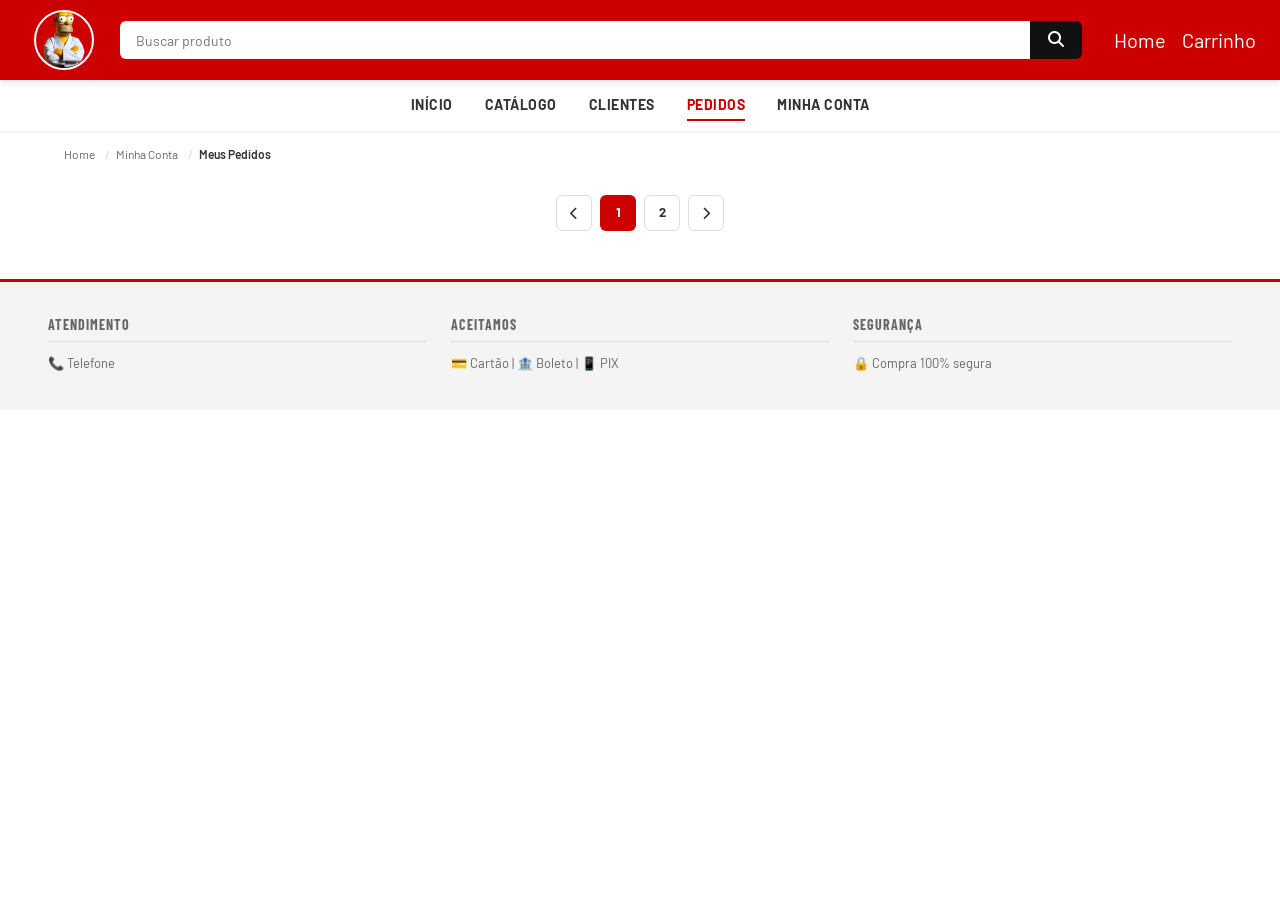
<file: pedidos.html>
<!DOCTYPE html>
<html lang="pt-BR">
<head>
  <meta charset="UTF-8" />
  <meta name="viewport" content="width=device-width, initial-scale=1.0" />
  <title>Pedidos — Guerreiro Store</title>
  <link rel="stylesheet" href="https://cdnjs.cloudflare.com/ajax/libs/font-awesome/6.5.0/css/all.min.css" />
  <link rel="stylesheet" href="style.css" />

  <style>
    /* =============================================
       ESTILOS EXCLUSIVOS — LISTA DE PEDIDOS
       ============================================= */

    /*
      Layout da página de pedidos com CSS Grid:
      - Linha 1: título + filtros de status
      - Linha 2: cards de estatísticas rápidas
      - Linha 3: tabela de pedidos
    */
    .pagina-pedidos {
      display: grid;
      grid-template-columns: 1fr;
      grid-template-rows: auto auto auto;
      grid-template-areas:
        "titulo-pedidos"
        "stats-pedidos"
        "tabela-pedidos";
      gap: 24px;
      margin: 24px 0 48px;
    }

    /* Barra do título */
    .pedidos-titulo {
      grid-area: titulo-pedidos;
      display: flex;
      align-items: center;
      justify-content: space-between;
      flex-wrap: wrap;
      gap: 12px;
    }
    .pedidos-titulo h1 {
      font-family: var(--fonte-titulo);
      font-size: 28px;
      font-weight: 900;
      color: var(--preto);
      display: flex;
      align-items: center;
      gap: 10px;
    }
    .pedidos-titulo h1 i { color: var(--vermelho); }

    /* Filtros de status (abas horizontais) */
    .filtros-status {
      display: flex;
      gap: 8px;
      flex-wrap: wrap;
    }
    .filtro-status-btn {
      padding: 8px 16px;
      border-radius: 20px;
      border: 1.5px solid #ddd;
      background: var(--branco);
      font-size: 12px;
      font-weight: 700;
      cursor: pointer;
      transition: all 0.2s;
      font-family: var(--fonte);
      color: var(--cinza-medio);
    }
    .filtro-status-btn:hover { border-color: var(--vermelho); color: var(--vermelho); }
    .filtro-status-btn.ativo {
      background: var(--vermelho);
      border-color: var(--vermelho);
      color: var(--branco);
    }

    /* =============================================
       CARDS DE ESTATÍSTICAS RÁPIDAS
       ============================================= */
    .stats-pedidos {
      grid-area: stats-pedidos;
      /* Grid de 4 colunas — um card para cada status */
      display: grid;
      grid-template-columns: repeat(4, 1fr);
      gap: 16px;
    }
    .stat-card {
      background: var(--branco);
      border: 1px solid #e8e8e8;
      border-radius: var(--radius);
      padding: 20px;
      text-align: center;
      box-shadow: var(--sombra);
      border-top: 4px solid transparent;    /* Cor diferente por status */
      transition: transform 0.2s;
    }
    .stat-card:hover { transform: translateY(-3px); }
    .stat-card.total       { border-top-color: var(--preto); }
    .stat-card.processando { border-top-color: #0d6efd; }
    .stat-card.enviado     { border-top-color: #f5a623; }
    .stat-card.entregue    { border-top-color: var(--verde); }

    .stat-card .stat-icone {
      font-size: 28px;
      margin-bottom: 8px;
    }
    .stat-card .stat-numero {
      font-family: var(--fonte-titulo);
      font-size: 32px;
      font-weight: 900;
      color: var(--preto);
      line-height: 1;
    }
    .stat-card .stat-label {
      font-size: 12px;
      color: var(--cinza-medio);
      margin-top: 4px;
      font-weight: 600;
      text-transform: uppercase;
      letter-spacing: 0.5px;
    }

    /* =============================================
       TABELA DE PEDIDOS
       ============================================= */
    .tabela-pedidos {
      grid-area: tabela-pedidos;
    }

    /* Linha expandida com detalhes do pedido */
    .detalhe-pedido {
      background: #fafafa;
      padding: 16px 24px;
      border-top: 1px dashed #eee;
    }
    .detalhe-pedido-grid {
      display: grid;
      grid-template-columns: repeat(3, 1fr);
      gap: 16px;
    }
    .detalhe-bloco h5 {
      font-size: 11px;
      font-weight: 700;
      text-transform: uppercase;
      color: var(--cinza-medio);
      letter-spacing: 0.5px;
      margin-bottom: 4px;
    }
    .detalhe-bloco p {
      font-size: 13px;
      color: var(--cinza-escuro);
    }
  </style>
</head>
<body>

  <!-- CABEÇALHO -->
  
<!-- ===========================
     HEADER (TOPO)
=========================== -->
<header class="site-header">

  <!-- LOGO -->
  <div class="header-logo">

    <!-- Exemplo: img/logo.png -->
    <img src="img/homer.png" width="60">

  </div>

  <!-- BUSCA -->
  <div class="header-busca">
    <input type="text" placeholder="Buscar produto">
    <button><i class="fa fa-search"></i></button>
  </div>

  <!-- ÍCONES -->
  <div class="header-icones">

    <!-- LINK PARA PÁGINAS  -->
    <a href="index.html">Home</a>
    <a href="carrinho.html">Carrinho</a>

  </div>

</header>


  <nav class="site-nav">
    <a href="index.html">Início</a>
    <a href="catalogo.html">Catálogo</a>
    <a href="clientes.html">Clientes</a>
    <a href="pedidos.html" class="ativo">Pedidos</a>
    <a href="ficha_cliente.html">Minha Conta</a>
  </nav>

  <div class="container">

    <ul class="breadcrumb">
      <li><a href="index.html">Home</a></li>
      <li><a href="ficha_cliente.html">Minha Conta</a></li>
      <li><span>Meus Pedidos</span></li>
    </ul>

    <!-- Layout da página de pedidos (CSS Grid) -->
   

        <!-- Paginação -->
        <div style="display:flex;justify-content:center;gap:8px;margin-top:20px;">
          <a href="#" style="width:36px;height:36px;display:flex;align-items:center;justify-content:center;border:1.5px solid #ddd;border-radius:var(--radius);font-size:13px;font-weight:700;color:var(--cinza-escuro);">
            <i class="fa fa-chevron-left"></i>
          </a>
          <a href="#" style="width:36px;height:36px;display:flex;align-items:center;justify-content:center;border-radius:var(--radius);font-size:13px;font-weight:700;background:var(--vermelho);color:var(--branco);border:none;">1</a>
          <a href="#" style="width:36px;height:36px;display:flex;align-items:center;justify-content:center;border:1.5px solid #ddd;border-radius:var(--radius);font-size:13px;font-weight:700;color:var(--cinza-escuro);">2</a>
          <a href="#" style="width:36px;height:36px;display:flex;align-items:center;justify-content:center;border:1.5px solid #ddd;border-radius:var(--radius);font-size:13px;font-weight:700;color:var(--cinza-escuro);">
            <i class="fa fa-chevron-right"></i>
          </a>
        </div>

      </div><!-- fim .tabela-pedidos -->

    </div><!-- fim .pagina-pedidos -->

  </div><!-- fim .container -->

  <!-- Rodapé -->
  <footer class="site-footer">
    <div class="footer-atendimento"><h4>Atendimento</h4><a href="#">📞 Telefone</a></div>
    <div class="footer-aceitamos"><h4>Aceitamos</h4><p>💳 Cartão | 🏦 Boleto | 📱 PIX</p></div>
    <div class="footer-seguranca"><h4>Segurança</h4><p>🔒 Compra 100% segura</p></div>
  </footer>

  <script>
    /*
      Função para mostrar/ocultar os detalhes de um pedido.
      Parâmetro: id — o ID da linha <tr> de detalhe
    */
    function toggleDetalhe(id) {
      const linha = document.getElementById(id);
      // Alterna entre visível (table-row) e oculto (none)
      if (linha.style.display === 'none' || linha.style.display === '') {
        linha.style.display = 'table-row';
      } else {
        linha.style.display = 'none';
      }
    }

    /*
      Filtros de status — troca a classe 'ativo' entre os botões
    */
    document.querySelectorAll('.filtro-status-btn').forEach(btn => {
      btn.addEventListener('click', function() {
        // Remove 'ativo' de todos
        document.querySelectorAll('.filtro-status-btn').forEach(b => b.classList.remove('ativo'));
        // Adiciona 'ativo' no clicado
        this.classList.add('ativo');
      });
    });
  </script>

</body>
</html>
</file>
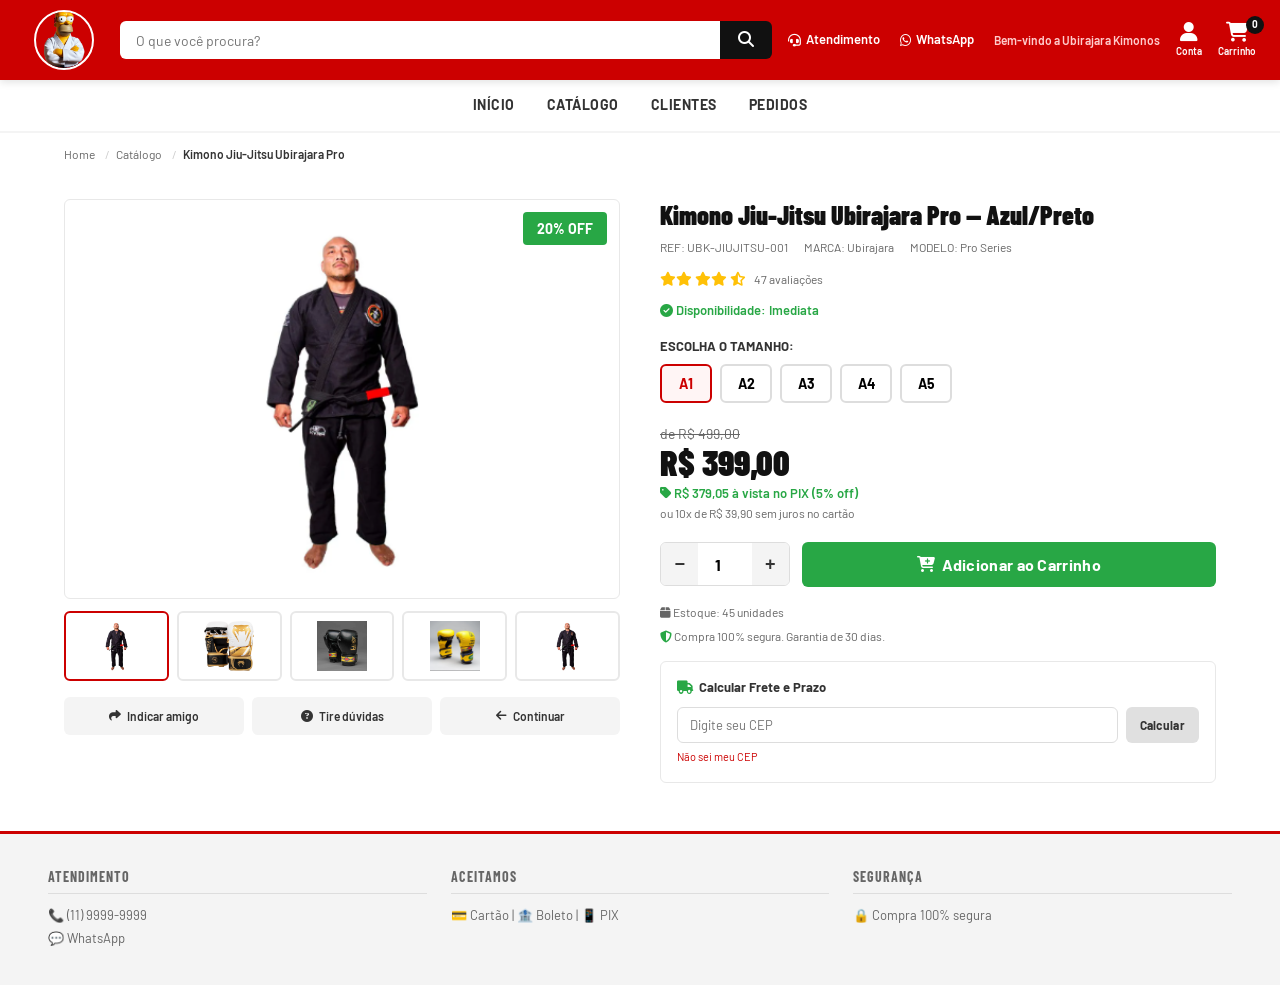
<file: produto.html>
<!DOCTYPE html>
<html lang="pt-BR">
<head>
  <!-- Codificação para acentos -->
  <meta charset="UTF-8">
  <!-- Responsividade mobile -->
  <meta name="viewport" content="width=device-width, initial-scale=1.0">
  <!-- Nome na aba -->
  <title>Kimono Jiu-Jitsu — Ubirajara Kimonos</title>
  <!-- Ícones -->
  <link rel="stylesheet" href="https://cdnjs.cloudflare.com/ajax/libs/font-awesome/6.5.0/css/all.min.css">
  <!-- CSS global -->
  <link rel="stylesheet" href="style.css">

  <style>
    /* ============================================================
       ESTILOS EXCLUSIVOS DA PÁGINA DE PRODUTO
       ============================================================ */

    /* ----------------------------------------------------------
       LAYOUT PRINCIPAL: CSS GRID com 2 colunas
       Coluna 1 (1fr) = galeria de imagens
       Coluna 2 (1fr) = detalhes e botões de compra
       ---------------------------------------------------------- */
    .pagina-produto {
      display: grid;                      /* Ativa CSS Grid */
      grid-template-columns: 1fr 1fr;     /* Duas colunas iguais */
      grid-template-areas: "galeria detalhes"; /* Nomeia as áreas */
      gap: 40px;                          /* Espaço entre as colunas */
      margin: 24px 0 48px;               /* Margem vertical */
      align-items: start;                 /* Alinha ao topo */
    }

    /* ----------------------------------------------------------
       COLUNA ESQUERDA: Galeria de imagens
       ---------------------------------------------------------- */
    .galeria {
      grid-area: galeria; /* Ocupa a área "galeria" */
    }

    /* Imagem principal grande */
    .galeria-principal {
      border: 1px solid #e8e8e8;
      border-radius: var(--radius);
      padding: 24px;
      display: flex;
      align-items: center;
      justify-content: center;
      height: 400px;              /* Altura fixa */
      background: var(--branco);
      position: relative;
      margin-bottom: 12px;
      overflow: hidden;
    }
    .galeria-principal img {
      width: 100%;
      height: 100%;
      object-fit: contain;        /* Mantém proporção sem cortar */
    }
    /* Tag de desconto sobreposta à imagem */
    .tag-off-grande {
      position: absolute;
      top: 12px;
      right: 12px;
      background: var(--verde);
      color: var(--branco);
      font-weight: 700;
      padding: 6px 14px;
      border-radius: 4px;
      font-size: 14px;
    }

    /* Miniaturas da galeria (5 pequenas imagens abaixo) */
    .galeria-thumbs {
      display: grid;
      grid-template-columns: repeat(5, 1fr); /* 5 colunas iguais */
      gap: 8px;
    }
    /* Cada miniatura */
    .thumb {
      border: 2px solid #e8e8e8;
      border-radius: var(--radius);
      padding: 8px;
      cursor: pointer;
      display: flex;
      align-items: center;
      justify-content: center;
      height: 70px;
      background: var(--branco);
      transition: border-color var(--transicao);
      overflow: hidden;
    }
    .thumb img {
      height: 100%;
      object-fit: contain;
    }
    .thumb:hover,
    .thumb.ativo { border-color: var(--vermelho); } /* Borda vermelha no selecionado */

    /* Linha com ações abaixo da galeria */
    .acoes-galeria {
      display: grid;
      grid-template-columns: repeat(3, 1fr); /* 3 ações em linha */
      gap: 8px;
      margin-top: 16px;
    }
    .acao-link {
      display: flex;
      align-items: center;
      justify-content: center;
      gap: 6px;
      padding: 10px;
      background: var(--cinza-claro);
      border-radius: var(--radius);
      font-size: 12px;
      font-weight: 600;
      color: var(--cinza-escuro);
      cursor: pointer;
      transition: background var(--transicao);
      border: none;
      text-decoration: none;
    }
    .acao-link:hover {
      background: #ddd;
      color: var(--cinza-escuro);
      text-decoration: none;
    }

    /* ----------------------------------------------------------
       COLUNA DIREITA: Detalhes do produto
       ---------------------------------------------------------- */
    .detalhes-produto {
      grid-area: detalhes; /* Ocupa a área "detalhes" */
    }

    /* Título do produto */
    .detalhes-produto h1 {
      font-family: var(--fonte-titulo);
      font-size: 26px;
      font-weight: 900;
      color: var(--preto);
      line-height: 1.2;
      margin-bottom: 8px;
    }

    /* Referência técnica do produto */
    .ref-produto {
      font-size: 12px;
      color: var(--cinza-medio);
      margin-bottom: 12px;
      display: flex;
      gap: 16px;
      flex-wrap: wrap;
    }

    /* Avaliação com estrelas */
    .avaliacao {
      display: flex;
      align-items: center;
      gap: 8px;
      margin-bottom: 12px;
    }
    .estrelas { color: var(--amarelo); font-size: 14px; } /* Estrelas douradas */

    /* Disponibilidade do produto */
    .disponibilidade {
      font-size: 13px;
      color: var(--verde);  /* Verde = disponível */
      font-weight: 600;
      margin-bottom: 16px;
    }

    /* ----------------------------------------------------------
       SELEÇÃO DE TAMANHO
       ---------------------------------------------------------- */
    .secao-tamanho {
      margin-bottom: 20px;
    }
    .secao-tamanho h4 {
      font-size: 13px;
      font-weight: 700;
      text-transform: uppercase;
      color: var(--cinza-escuro);
      margin-bottom: 8px;
    }
    /* Botões de tamanho */
    .opcoes-tamanho {
      display: flex;
      gap: 8px;
      flex-wrap: wrap;
    }
    .btn-tamanho {
      min-width: 52px;
      padding: 9px 14px;
      border: 2px solid #ddd;
      border-radius: var(--radius);
      background: var(--branco);
      cursor: pointer;
      font-size: 14px;
      font-weight: 700;
      font-family: var(--fonte);
      transition: all var(--transicao);
    }
    .btn-tamanho:hover,
    .btn-tamanho.selecionado {
      border-color: var(--vermelho); /* Borda vermelha no selecionado */
      color: var(--vermelho);
      background: #fff5f5;
    }

    /* ----------------------------------------------------------
       BLOCO DE PREÇO
       ---------------------------------------------------------- */
    .bloco-preco { margin-bottom: 20px; }
    .preco-de    { font-size: 14px; color: var(--cinza-medio); text-decoration: line-through; }
    .preco-por   {
      font-size: 36px;
      font-weight: 900;
      color: var(--preto);
      font-family: var(--fonte-titulo);
      line-height: 1;
    }
    .preco-desconto { font-size: 13px; color: var(--verde); font-weight: 600; margin-top: 4px; }
    .preco-parcelas { font-size: 12px; color: var(--cinza-medio); }

    /* ----------------------------------------------------------
       CONTADOR DE QUANTIDADE + BOTÃO COMPRAR
       ---------------------------------------------------------- */
    .compra-controles {
      display: grid;
      grid-template-columns: 130px 1fr; /* Contador | Botão */
      gap: 12px;
      align-items: center;
      margin-bottom: 16px;
    }
    /* Caixa com os botões +/- e o número */
    .contador {
      display: flex;
      align-items: center;
      border: 1.5px solid #ddd;
      border-radius: var(--radius);
      overflow: hidden;
    }
    .contador button {
      width: 38px;
      height: 42px;
      border: none;
      background: var(--cinza-claro);
      cursor: pointer;
      font-size: 18px;
      font-weight: 700;
      color: var(--cinza-escuro);
      transition: background var(--transicao);
    }
    .contador button:hover { background: #ddd; }
    .contador input {
      width: 54px;
      height: 42px;
      border: none;
      text-align: center;
      font-size: 16px;
      font-weight: 700;
      font-family: var(--fonte);
      outline: none;
    }

    /* ----------------------------------------------------------
       BLOCO DE CÁLCULO DE FRETE
       ---------------------------------------------------------- */
    .bloco-frete {
      border: 1px solid #e8e8e8;
      border-radius: var(--radius);
      padding: 16px;
      margin-top: 16px;
    }
    .bloco-frete h5 {
      font-size: 13px;
      font-weight: 700;
      color: var(--cinza-escuro);
      margin-bottom: 10px;
      display: flex;
      align-items: center;
      gap: 6px;
    }
    .frete-grupo {
      display: flex;
      gap: 8px;
    }
    .frete-grupo input {
      flex: 1;
      padding: 9px 12px;
      border: 1.5px solid #ddd;
      border-radius: var(--radius);
      font-size: 13px;
      font-family: var(--fonte);
      outline: none;
      transition: border-color var(--transicao);
    }
    .frete-grupo input:focus { border-color: var(--vermelho); }

    /* Mensagem de sucesso ao adicionar ao carrinho */
    .msg-carrinho {
      display: none;         /* Oculto por padrão */
      padding: 12px 16px;
      background: #d1e7dd;
      color: #0a3622;
      border-radius: var(--radius);
      font-weight: 600;
      margin-top: 12px;
      border-left: 4px solid var(--verde);
    }
  </style>
</head>

<body>

<!-- HEADER -->
<header class="site-header">
  <div class="header-logo">
    <img src="img/homer.png" alt="Ubirajara Kimonos">
  </div>
  <div class="header-busca">
    <input type="text" placeholder="O que você procura?">
    <button><i class="fa fa-search"></i></button>
  </div>
  <div class="header-atendimento">
    <a href="#"><i class="fa fa-headset"></i> Atendimento</a>
    <a href="#"><i class="fa-brands fa-whatsapp"></i> WhatsApp</a>
    <span class="header-bem-vindo">Bem-vindo a Ubirajara Kimonos</span>
  </div>
  <div class="header-icones">
    <a href="ficha_cliente.html">
      <i class="fa fa-user"></i>
      <span class="label">Conta</span>
    </a>
    <a href="carrinho.html">
      <i class="fa fa-shopping-cart"></i>
      <span class="badge" id="badge-carrinho">0</span>
      <span class="label">Carrinho</span>
    </a>
  </div>
</header>

<!-- MENU -->
<nav class="site-nav">
  <a href="index.html">Início</a>
  <a href="catalogo.html">Catálogo</a>
  <a href="clientes.html">Clientes</a>
  <a href="pedidos.html">Pedidos</a>
</nav>

<!-- CONTEÚDO PRINCIPAL -->
<div class="container">

  <!-- Trilha de navegação: Home > Catálogo > Kimono -->
  <ul class="breadcrumb">
    <li><a href="index.html">Home</a></li>
    <li><a href="catalogo.html">Catálogo</a></li>
    <li><span>Kimono Jiu-Jitsu Ubirajara Pro</span></li>
  </ul>

  <!-- GRID DO PRODUTO: galeria (esq) + detalhes (dir) -->
  <div class="pagina-produto">

    <!-- ========================================================
         COLUNA ESQUERDA: Galeria de imagens
         ======================================================== -->
    <div class="galeria">

      <!-- Imagem principal clicável -->
      <div class="galeria-principal">
        <!-- Exibido em grande, muda ao clicar nas miniaturas -->
        <img src="img/kimono.png" alt="Kimono Jiu-Jitsu" id="img-principal">
        <!-- Badge de desconto sobre a imagem -->
        <span class="tag-off-grande">20% OFF</span>
      </div>

      <!-- Miniaturas (ao clicar troca a imagem principal via JS) -->
      <div class="galeria-thumbs">
        <div class="thumb ativo" onclick="trocarImagem('img/kimono.png', this)">
          <img src="img/kimono.png" alt="Vista 1">
        </div>
        <div class="thumb" onclick="trocarImagem('img/luva.jpg', this)">
          <img src="img/luva.jpg" alt="Vista 2">
        </div>
        <div class="thumb" onclick="trocarImagem('img/luvaboxe.png', this)">
          <img src="img/luvaboxe.png" alt="Vista 3">
        </div>
        <div class="thumb" onclick="trocarImagem('img/luvapoatan.png', this)">
          <img src="img/luvapoatan.png" alt="Vista 4">
        </div>
        <div class="thumb" onclick="trocarImagem('img/kimono.png', this)">
          <img src="img/kimono.png" alt="Vista 5">
        </div>
      </div>

      <!-- Botões de ação: indicar, dúvidas, continuar -->
      <div class="acoes-galeria">
        <a href="#" class="acao-link"><i class="fa fa-share"></i> Indicar amigo</a>
        <a href="#" class="acao-link"><i class="fa fa-circle-question"></i> Tire dúvidas</a>
        <a href="catalogo.html" class="acao-link"><i class="fa fa-arrow-left"></i> Continuar</a>
      </div>

    </div><!-- fim .galeria -->

    <!-- ========================================================
         COLUNA DIREITA: Detalhes e compra
         ======================================================== -->
    <div class="detalhes-produto">

      <!-- Nome do produto -->
      <h1>Kimono Jiu-Jitsu Ubirajara Pro — Azul/Preto</h1>

      <!-- Referência técnica -->
      <div class="ref-produto">
        <span>REF: UBK-JIUJITSU-001</span>
        <span>MARCA: Ubirajara</span>
        <span>MODELO: Pro Series</span>
      </div>

      <!-- Avaliação com estrelas -->
      <div class="avaliacao">
        <div class="estrelas">
          <!-- 5 estrelas cheias -->
          <i class="fa fa-star"></i><i class="fa fa-star"></i>
          <i class="fa fa-star"></i><i class="fa fa-star"></i>
          <i class="fa fa-star-half-stroke"></i>
        </div>
        <a href="#" style="font-size:12px;color:var(--cinza-medio);">47 avaliações</a>
      </div>

      <!-- Status de disponibilidade -->
      <p class="disponibilidade">
        <i class="fa fa-circle-check"></i> Disponibilidade: Imediata
      </p>

      <!-- Seleção de tamanho -->
      <div class="secao-tamanho">
        <h4>Escolha o Tamanho:</h4>
        <div class="opcoes-tamanho" id="opcoes-tamanho">
          <!-- Cada botão seleciona um tamanho via JavaScript -->
          <button class="btn-tamanho selecionado" onclick="selecionarTamanho(this, 'A1')">A1</button>
          <button class="btn-tamanho" onclick="selecionarTamanho(this, 'A2')">A2</button>
          <button class="btn-tamanho" onclick="selecionarTamanho(this, 'A3')">A3</button>
          <button class="btn-tamanho" onclick="selecionarTamanho(this, 'A4')">A4</button>
          <button class="btn-tamanho" onclick="selecionarTamanho(this, 'A5')">A5</button>
        </div>
      </div>

      <!-- Bloco de preço -->
      <div class="bloco-preco">
        <div class="preco-de">de R$ 499,00</div>         <!-- Preço original riscado -->
        <div class="preco-por">R$ 399,00</div>           <!-- Preço atual em destaque -->
        <div class="preco-desconto">
          <i class="fa fa-tag"></i> R$ 379,05 à vista no PIX (5% off)
        </div>
        <div class="preco-parcelas">ou 10x de R$ 39,90 sem juros no cartão</div>
      </div>

      <!-- Contador de quantidade + botão comprar -->
      <div class="compra-controles">
        <!-- Botões de diminuir/aumentar quantidade -->
        <div class="contador">
          <button onclick="mudarQtd(-1)" type="button">−</button>
          <input type="number" id="quantidade" value="1" min="1" max="99">
          <button onclick="mudarQtd(1)" type="button">+</button>
        </div>

        <!-- Botão que adiciona ao carrinho via JavaScript -->
        <button
          class="btn btn-verde btn-lg"
          style="width:100%;"
          onclick="adicionarAoCarrinho()">
          <i class="fa fa-cart-plus"></i> Adicionar ao Carrinho
        </button>
      </div>

      <!-- Mensagem de confirmação (aparece após adicionar) -->
      <div class="msg-carrinho" id="msg-carrinho">
        <i class="fa fa-circle-check"></i>
        Produto adicionado ao carrinho!
        <a href="carrinho.html" style="color:var(--verde);margin-left:8px;">Ver carrinho →</a>
      </div>

      <!-- Estoque -->
      <p style="font-size:12px;color:var(--cinza-medio);margin-top:8px;">
        <i class="fa fa-box"></i> Estoque: 45 unidades
      </p>

      <!-- Segurança -->
      <p style="font-size:12px;color:var(--cinza-medio);margin-top:6px;">
        <i class="fa fa-shield-halved" style="color:var(--verde)"></i>
        Compra 100% segura. Garantia de 30 dias.
      </p>

      <!-- Bloco de cálculo de frete -->
      <div class="bloco-frete">
        <h5>
          <i class="fa fa-truck" style="color:var(--verde)"></i>
          Calcular Frete e Prazo
        </h5>
        <div class="frete-grupo">
          <input type="text" id="cep-frete" placeholder="Digite seu CEP" maxlength="9">
          <button class="btn btn-cinza btn-sm" onclick="calcularFrete()">Calcular</button>
        </div>
        <a href="#" style="font-size:11px;color:var(--vermelho);display:block;margin-top:6px;">
          Não sei meu CEP
        </a>
        <!-- Resultado do frete aparece aqui -->
        <div id="resultado-frete" style="display:none;margin-top:12px;font-size:13px;color:var(--verde);font-weight:600;">
          <i class="fa fa-check"></i> Frete Grátis — Entrega em 5 a 8 dias úteis
        </div>
      </div>

    </div><!-- fim .detalhes-produto -->

  </div><!-- fim .pagina-produto -->

</div><!-- fim .container -->

<!-- RODAPÉ -->
<footer class="site-footer">
  <div class="footer-atendimento">
    <h4>Atendimento</h4>
    <a href="#">📞 (11) 9999-9999</a>
    <a href="#">💬 WhatsApp</a>
  </div>
  <div class="footer-aceitamos">
    <h4>Aceitamos</h4>
    <p>💳 Cartão | 🏦 Boleto | 📱 PIX</p>
  </div>
  <div class="footer-seguranca">
    <h4>Segurança</h4>
    <p>🔒 Compra 100% segura</p>
  </div>
</footer>

<!-- ==============================================================
     JAVASCRIPT — Funcionalidades da página de produto
     ============================================================== -->
<script>
  /* ---------------------------------------------------------------
     Variável que guarda o tamanho selecionado pelo usuário
     Começa com 'A1' pois é o primeiro botão marcado como .selecionado
     --------------------------------------------------------------- */
  let tamanhoSelecionado = 'A1';

  /* ---------------------------------------------------------------
     FUNÇÃO: selecionarTamanho(botao, tamanho)
     Chamada ao clicar num botão de tamanho.
     Remove a classe .selecionado de todos e adiciona no clicado.
     --------------------------------------------------------------- */
  function selecionarTamanho(botao, tamanho) {
    // Remove .selecionado de todos os botões de tamanho
    document.querySelectorAll('.btn-tamanho').forEach(b => b.classList.remove('selecionado'));
    // Adiciona .selecionado no botão que foi clicado
    botao.classList.add('selecionado');
    // Guarda o tamanho escolhido na variável global
    tamanhoSelecionado = tamanho;
  }

  /* ---------------------------------------------------------------
     FUNÇÃO: trocarImagem(src, thumb)
     Chamada ao clicar numa miniatura da galeria.
     Troca a imagem principal e marca a miniatura como ativa.
     --------------------------------------------------------------- */
  function trocarImagem(src, thumb) {
    // Troca o src (caminho) da imagem principal
    document.getElementById('img-principal').src = src;
    // Remove .ativo de todas as miniaturas
    document.querySelectorAll('.thumb').forEach(t => t.classList.remove('ativo'));
    // Adiciona .ativo na miniatura clicada
    thumb.classList.add('ativo');
  }

  /* ---------------------------------------------------------------
     FUNÇÃO: mudarQtd(delta)
     Incrementa ou decrementa a quantidade.
     delta = +1 (aumentar) ou -1 (diminuir)
     --------------------------------------------------------------- */
  function mudarQtd(delta) {
    const input = document.getElementById('quantidade'); // Pega o campo
    const novoValor = parseInt(input.value) + delta;     // Soma o delta
    if (novoValor >= 1 && novoValor <= 99) {             // Valida entre 1 e 99
      input.value = novoValor;                           // Atualiza o campo
    }
  }

  /* ---------------------------------------------------------------
     FUNÇÃO: adicionarAoCarrinho()
     Salva o produto no localStorage (memória do navegador).
     Isso permite que o carrinho persista ao mudar de página.
     --------------------------------------------------------------- */
  function adicionarAoCarrinho() {
    // Lê o carrinho atual do localStorage (ou array vazio se não existir)
    const carrinho = JSON.parse(localStorage.getItem('carrinho')) || [];

    // Objeto com os dados do produto a ser adicionado
    const produto = {
      id: 'kimono-pro-001',                              // ID único do produto
      nome: 'Kimono Jiu-Jitsu Ubirajara Pro',            // Nome
      tamanho: tamanhoSelecionado,                       // Tamanho selecionado
      preco: 399.00,                                     // Preço unitário
      imagem: 'img/kimono.png',                          // Caminho da imagem
      quantidade: parseInt(document.getElementById('quantidade').value) // Qtd
    };

    // Verifica se o produto (mesmo id E mesmo tamanho) já está no carrinho
    const indexExistente = carrinho.findIndex(
      item => item.id === produto.id && item.tamanho === produto.tamanho
    );

    if (indexExistente >= 0) {
      // Se já existe, apenas soma a quantidade
      carrinho[indexExistente].quantidade += produto.quantidade;
    } else {
      // Se não existe, adiciona como novo item
      carrinho.push(produto);
    }

    // Salva o carrinho atualizado de volta no localStorage
    localStorage.setItem('carrinho', JSON.stringify(carrinho));

    // Atualiza o badge do carrinho no header
    const totalItens = carrinho.reduce((acc, i) => acc + i.quantidade, 0);
    document.getElementById('badge-carrinho').textContent = totalItens;

    // Exibe a mensagem de confirmação
    const msg = document.getElementById('msg-carrinho');
    msg.style.display = 'block';

    // Esconde a mensagem após 4 segundos
    setTimeout(() => { msg.style.display = 'none'; }, 4000);
  }

  /* ---------------------------------------------------------------
     FUNÇÃO: calcularFrete()
     Simula o cálculo de frete (em um projeto real, faria uma API)
     --------------------------------------------------------------- */
  function calcularFrete() {
    const cep = document.getElementById('cep-frete').value;
    if (cep.length < 8) {
      alert('Digite um CEP válido com 8 dígitos.');
      return;
    }
    // Mostra o resultado simulado
    document.getElementById('resultado-frete').style.display = 'block';
  }

  /* ---------------------------------------------------------------
     Atualiza o badge ao carregar a página
     --------------------------------------------------------------- */
  const carrinho = JSON.parse(localStorage.getItem('carrinho')) || [];
  const totalItens = carrinho.reduce((acc, i) => acc + i.quantidade, 0);
  document.getElementById('badge-carrinho').textContent = totalItens;
</script>

</body>
</html>
</file>
<file: style.css>
/* =====================================================================
   UBIRAJARA KIMONOS — style.css
   Arquivo de estilos GLOBAL: usado por TODAS as páginas do projeto.
   Aqui ficam os estilos que se repetem em todo o site (header, footer,
   botões, cards, tabelas, formulários, etc.)
   ===================================================================== */

/* -----------------------------------------------------------------------
   IMPORTAÇÃO DE FONTES DO GOOGLE
   A fonte "Barlow" é usada no texto normal.
   A "Barlow Condensed" é usada em títulos grandes.
   ----------------------------------------------------------------------- */
@import url('https://fonts.googleapis.com/css2?family=Barlow:wght@400;600;700;900&family=Barlow+Condensed:wght@700;900&display=swap');

/* -----------------------------------------------------------------------
   VARIÁVEIS CSS (como constantes do CSS)
   Usando :root para que qualquer elemento filho possa usar com var(--nome)
   ----------------------------------------------------------------------- */
:root {
  --vermelho:        #cc0000;   /* Cor principal da marca Ubirajara */
  --vermelho-escuro: #990000;   /* Versão mais escura (usada no hover) */
  --preto:           #111111;   /* Preto quase puro */
  --cinza-escuro:    #333333;   /* Cinza para textos */
  --cinza-medio:     #666666;   /* Cinza para textos secundários */
  --cinza-claro:     #f4f4f4;   /* Fundo claro de seções */
  --branco:          #ffffff;   /* Branco puro */
  --verde:           #28a745;   /* Cor dos botões de compra */
  --verde-escuro:    #1e7e34;   /* Verde hover */
  --amarelo:         #ffc107;   /* Para estrelas de avaliação */
  --sombra:          0 2px 8px rgba(0,0,0,0.12); /* Sombra padrão */
  --radius:          6px;       /* Arredondamento dos cantos */
  --fonte:           'Barlow', sans-serif;          /* Fonte principal */
  --fonte-titulo:    'Barlow Condensed', sans-serif; /* Fonte de títulos */
  --transicao:       0.2s ease; /* Transição padrão para animações */
}

/* -----------------------------------------------------------------------
   RESET BÁSICO
   Remove margens e paddings padrão do navegador para ter controle total
   ----------------------------------------------------------------------- */
*, *::before, *::after {
  box-sizing: border-box; /* Inclui padding e border no tamanho total */
  margin: 0;              /* Remove margem padrão */
  padding: 0;             /* Remove padding padrão */
}

/* -----------------------------------------------------------------------
   ESTILO BASE DO BODY (corpo da página)
   ----------------------------------------------------------------------- */
body {
  font-family: var(--fonte);      /* Aplica a fonte Barlow em tudo */
  color: var(--cinza-escuro);     /* Cor padrão dos textos */
  background: var(--branco);      /* Fundo branco */
  font-size: 15px;                /* Tamanho base da fonte */
  line-height: 1.5;               /* Espaçamento entre linhas */
}

/* -----------------------------------------------------------------------
   LINKS (âncoras <a>)
   ----------------------------------------------------------------------- */
a {
  color: var(--vermelho);   /* Links em vermelho por padrão */
  text-decoration: none;    /* Sem sublinhado */
}
a:hover {
  text-decoration: underline; /* Sublinhado ao passar o mouse */
}

/* -----------------------------------------------------------------------
   IMAGENS
   ----------------------------------------------------------------------- */
img {
  max-width: 100%; /* Nunca ultrapassa o container */
  display: block;  /* Remove espaço extra abaixo das imagens */
}

/* =======================================================================
   HEADER — Barra do topo do site
   Aparece em TODAS as páginas
   Grid: [logo] [busca] [atendimento] [ícones]
   ======================================================================= */
.site-header {
  display: grid;                              /* Ativa o CSS Grid */
  grid-template-columns: 80px 1fr auto auto;  /* 4 colunas: logo | busca | atendimento | ícones */
  grid-template-areas: "logo busca atendimento icones"; /* Nomeia as áreas */
  align-items: center;                        /* Centraliza verticalmente */
  background: var(--vermelho);                /* Fundo vermelho */
  padding: 10px 24px;                         /* Espaçamento interno */
  gap: 16px;                                  /* Espaço entre colunas */
  position: sticky;                           /* Fica fixo no topo ao rolar */
  top: 0;                                     /* Cola no topo da janela */
  z-index: 100;                               /* Fica na frente de outros elementos */
  box-shadow: var(--sombra);                  /* Sombra abaixo do header */
}

/* --- LOGO (primeira área do header) --- */
.header-logo {
  grid-area: logo;          /* Ocupa a área "logo" do grid */
  display: flex;
  align-items: center;
  justify-content: center;
}
.header-logo img {
  width: 60px;
  height: 60px;
  border-radius: 50%;       /* Deixa a imagem circular */
  object-fit: cover;        /* Corta a imagem para caber no círculo */
  border: 2px solid var(--branco); /* Borda branca ao redor */
}

/* --- BARRA DE BUSCA (segunda área) --- */
.header-busca {
  grid-area: busca;   /* Ocupa a área "busca" */
  display: flex;      /* Campo + botão lado a lado */
}
.header-busca input {
  flex: 1;            /* Ocupa todo espaço disponível */
  padding: 10px 16px;
  border: none;
  border-radius: var(--radius) 0 0 var(--radius); /* Arredonda só a esquerda */
  font-size: 14px;
  font-family: var(--fonte);
  outline: none;
}
.header-busca button {
  padding: 10px 18px;
  background: var(--preto);       /* Botão preto */
  color: var(--branco);
  border: none;
  border-radius: 0 var(--radius) var(--radius) 0; /* Arredonda só a direita */
  cursor: pointer;
  font-size: 16px;
  transition: background var(--transicao);
}
.header-busca button:hover {
  background: #000; /* Mais escuro no hover */
}

/* --- LINKS DE ATENDIMENTO (terceira área) --- */
.header-atendimento {
  grid-area: atendimento; /* Ocupa a área "atendimento" */
  display: flex;
  gap: 20px;
  color: var(--branco);
  font-size: 13px;
  font-weight: 600;
  white-space: nowrap; /* Não quebra em duas linhas */
}
.header-atendimento a {
  color: var(--branco);
  display: flex;
  align-items: center;
  gap: 5px;
}
.header-atendimento a:hover {
  text-decoration: underline;
}
.header-bem-vindo {
  color: #ffcccc; /* Texto de boas-vindas em vermelho claro */
  font-size: 12px;
  align-self: center;
}

/* --- ÍCONES DO USUÁRIO (quarta área: conta, favoritos, carrinho) --- */
.header-icones {
  grid-area: icones; /* Ocupa a área "icones" */
  display: flex;
  gap: 16px;
  align-items: center;
}
.header-icones a {
  color: var(--branco);
  display: flex;
  flex-direction: column; /* Ícone em cima, label embaixo */
  align-items: center;
  gap: 2px;
  font-size: 20px;
  position: relative; /* Necessário para o badge do carrinho */
  transition: opacity var(--transicao);
}
.header-icones a:hover {
  opacity: 0.85;
  text-decoration: none;
}
.header-icones a span.label {
  font-size: 10px;
  font-weight: 600;
}
/* Badge vermelho que aparece no ícone do carrinho (ex: "3") */
.badge {
  position: absolute;
  top: -6px;
  right: -8px;
  background: var(--preto);
  color: var(--branco);
  border-radius: 50%;
  width: 18px;
  height: 18px;
  font-size: 10px;
  display: flex;
  align-items: center;
  justify-content: center;
  font-weight: 700;
}

/* =======================================================================
   BARRA DE NAVEGAÇÃO — Menu abaixo do header
   ======================================================================= */
.site-nav {
  display: flex;
  justify-content: center;   /* Links centralizados */
  gap: 32px;
  background: var(--branco);
  border-bottom: 2px solid var(--cinza-claro);
  padding: 10px 24px;
}
.site-nav a {
  color: var(--cinza-escuro);
  font-weight: 700;
  font-size: 14px;
  text-transform: uppercase;  /* Letras maiúsculas */
  letter-spacing: 0.5px;
  padding: 4px 0;
  border-bottom: 2px solid transparent; /* Borda invisível que aparece no hover */
  transition: border-color var(--transicao), color var(--transicao);
}
.site-nav a:hover,
.site-nav a.ativo {
  color: var(--vermelho);
  border-bottom-color: var(--vermelho); /* Linha vermelha embaixo */
  text-decoration: none;
}
/* Link OUTLET em destaque vermelho */
.site-nav a.outlet {
  color: var(--vermelho);
  font-weight: 900;
}

/* =======================================================================
   RODAPÉ — Parte inferior do site
   Grid: [atendimento] [aceitamos] [segurança]
   ======================================================================= */
.site-footer {
  display: grid;
  grid-template-columns: 1fr 1fr 1fr; /* Três colunas iguais */
  grid-template-areas: "atend aceita segur"; /* Nomeia cada coluna */
  gap: 24px;
  background: var(--cinza-claro);
  border-top: 3px solid var(--vermelho);
  padding: 32px 48px;
  margin-top: 48px;
}
.footer-atendimento { grid-area: atend; }  /* Coluna 1 */
.footer-aceitamos   { grid-area: aceita; } /* Coluna 2 */
.footer-seguranca   { grid-area: segur; }  /* Coluna 3 */

.site-footer h4 {
  font-family: var(--fonte-titulo);
  font-size: 14px;
  font-weight: 700;
  text-transform: uppercase;
  letter-spacing: 1px;
  color: var(--cinza-medio);
  margin-bottom: 12px;
  border-bottom: 1px solid #ddd;
  padding-bottom: 6px;
}
.site-footer p,
.site-footer a {
  font-size: 13px;
  color: var(--cinza-medio);
  display: block;
  margin-bottom: 4px;
}

/* =======================================================================
   BOTÕES REUTILIZÁVEIS
   Classe base ".btn" + modificadores: .btn-verde, .btn-vermelho, etc.
   ======================================================================= */
.btn {
  display: inline-flex;
  align-items: center;
  justify-content: center;
  gap: 6px;
  padding: 10px 20px;
  border: none;
  border-radius: var(--radius);
  font-family: var(--fonte);
  font-size: 14px;
  font-weight: 700;
  cursor: pointer;
  transition: background var(--transicao), transform 0.1s;
  text-decoration: none;
  letter-spacing: 0.3px;
}
.btn:hover  { transform: translateY(-2px); text-decoration: none; } /* Sobe levemente */
.btn:active { transform: translateY(0); }                           /* Volta ao clicar */

/* Botão verde (comprar) */
.btn-verde       { background: var(--verde);  color: var(--branco); }
.btn-verde:hover { background: var(--verde-escuro); color: var(--branco); }

/* Botão vermelho (destaque) */
.btn-vermelho       { background: var(--vermelho); color: var(--branco); }
.btn-vermelho:hover { background: var(--vermelho-escuro); color: var(--branco); }

/* Botão contorno (outline) */
.btn-outline {
  background: transparent;
  color: var(--vermelho);
  border: 2px solid var(--vermelho);
}
.btn-outline:hover { background: var(--vermelho); color: var(--branco); }

/* Botão cinza (ações neutras) */
.btn-cinza       { background: #e0e0e0; color: var(--cinza-escuro); }
.btn-cinza:hover { background: #c8c8c8; }

/* Botão preto */
.btn-preto       { background: var(--preto); color: var(--branco); }
.btn-preto:hover { background: #000; color: var(--branco); }

/* Modificadores de tamanho */
.btn-lg { padding: 13px 32px; font-size: 16px; } /* Grande */
.btn-sm { padding: 6px 14px;  font-size: 12px; } /* Pequeno */

/* =======================================================================
   CONTAINER CENTRAL
   Limita a largura máxima e centraliza o conteúdo
   ======================================================================= */
.container {
  max-width: 1200px; /* Largura máxima */
  margin: 0 auto;    /* Centraliza horizontalmente */
  padding: 0 24px;   /* Espaçamento lateral */
}

/* =======================================================================
   TÍTULO DE SEÇÃO
   Ex: "Confira nossos Lançamentos" com linha vermelha embaixo
   ======================================================================= */
.titulo-secao {
  text-align: center;
  font-family: var(--fonte-titulo);
  font-size: 26px;
  font-weight: 900;
  color: var(--preto);
  margin: 32px 0 20px;
  position: relative;
}
/* Linha decorativa vermelha abaixo do título */
.titulo-secao::after {
  content: '';
  display: block;
  width: 60px;
  height: 3px;
  background: var(--vermelho);
  margin: 8px auto 0;
  border-radius: 2px;
}

/* =======================================================================
   CARD DE PRODUTO
   Usado na home, catálogo — cada produto é um card
   ======================================================================= */
.produto-card {
  background: var(--branco);
  border: 1px solid #e8e8e8;
  border-radius: var(--radius);
  padding: 16px;
  display: flex;
  flex-direction: column; /* Empilha os elementos verticalmente */
  gap: 8px;
  transition: box-shadow var(--transicao), transform var(--transicao);
  position: relative;     /* Para posicionar as tags absolutas */
  overflow: hidden;
}
.produto-card:hover {
  box-shadow: 0 6px 24px rgba(0,0,0,0.14); /* Sombra ao passar o mouse */
  transform: translateY(-4px);              /* Sobe levemente */
}
/* Imagem do produto dentro do card */
.produto-card img {
  width: 100%;
  height: 200px;
  object-fit: contain;   /* Mantém proporção sem cortar */
  border-radius: var(--radius);
  background: #f9f9f9;
}
.produto-card .nome {
  font-size: 13px;
  font-weight: 600;
  color: var(--cinza-escuro);
  min-height: 36px;       /* Altura mínima para alinhar cards de tamanhos diferentes */
  line-height: 1.3;
}
.produto-card .preco-antigo {
  font-size: 12px;
  color: var(--cinza-medio);
  text-decoration: line-through; /* Texto riscado */
}
.produto-card .preco {
  font-size: 20px;
  font-weight: 900;
  color: var(--preto);
  font-family: var(--fonte-titulo);
}
.produto-card .preco-parcelado {
  font-size: 11px;
  color: var(--cinza-medio);
}
/* Tag "Novo" no canto superior esquerdo */
.produto-card .tag-lancamento {
  position: absolute;
  top: 10px;
  left: 10px;
  background: var(--vermelho);
  color: var(--branco);
  font-size: 10px;
  font-weight: 700;
  padding: 3px 8px;
  border-radius: 3px;
  z-index: 1;
}
/* Tag "X% OFF" no canto superior direito */
.produto-card .tag-off {
  position: absolute;
  top: 10px;
  right: 10px;
  background: var(--verde);
  color: var(--branco);
  font-size: 11px;
  font-weight: 700;
  padding: 3px 8px;
  border-radius: 3px;
  z-index: 1;
}

/* =======================================================================
   BREADCRUMB — Trilha de navegação (Home > Catálogo > Produto)
   ======================================================================= */
.breadcrumb {
  display: flex;
  gap: 4px;
  font-size: 12px;
  color: var(--cinza-medio);
  padding: 12px 0;
  align-items: center;
  list-style: none; /* Remove marcadores de lista */
  flex-wrap: wrap;
}
.breadcrumb a       { color: var(--cinza-medio); }
.breadcrumb a:hover { color: var(--vermelho); }
.breadcrumb span    { color: var(--cinza-escuro); font-weight: 600; }
/* Separador "/" entre itens */
.breadcrumb li + li::before {
  content: '/';
  margin: 0 6px;
  color: #ccc;
}

/* =======================================================================
   TABELA GERAL — Usada em Clientes e Pedidos
   ======================================================================= */
.tabela-wrapper {
  overflow-x: auto;              /* Scroll horizontal em telas pequenas */
  border-radius: var(--radius);
  box-shadow: var(--sombra);
}
table {
  width: 100%;
  border-collapse: collapse;    /* Remove bordas duplas */
  background: var(--branco);
}
/* Cabeçalho da tabela em vermelho */
table thead {
  background: var(--vermelho);
  color: var(--branco);
}
table thead th {
  padding: 12px 16px;
  text-align: left;
  font-family: var(--fonte-titulo);
  font-size: 13px;
  text-transform: uppercase;
  letter-spacing: 0.5px;
  white-space: nowrap;
}
/* Linhas do corpo da tabela */
table tbody tr {
  border-bottom: 1px solid #eee;
  transition: background var(--transicao);
}
table tbody tr:hover { background: #fff5f5; } /* Hover rosa suave */
table tbody td {
  padding: 12px 16px;
  font-size: 14px;
  color: var(--cinza-escuro);
}

/* Badges de status dos pedidos */
.status {
  display: inline-block;
  padding: 3px 10px;
  border-radius: 20px;
  font-size: 11px;
  font-weight: 700;
  text-transform: uppercase;
}
.status-enviado     { background: #fff3cd; color: #856404; }
.status-entregue    { background: #d1e7dd; color: #0a3622; }
.status-pendente    { background: #f8d7da; color: #721c24; }
.status-processando { background: #cfe2ff; color: #084298; }

/* =======================================================================
   PAINEL DO USUÁRIO — Layout sidebar + conteúdo principal
   ======================================================================= */
.painel-grid {
  display: grid;
  grid-template-columns: 220px 1fr; /* Sidebar fixa | Conteúdo flexível */
  grid-template-areas: "sidebar main"; /* Nomeia as áreas */
  gap: 24px;
  margin: 24px 0;
  align-items: start; /* Alinha ao topo */
}
/* Sidebar vermelha */
.painel-sidebar {
  grid-area: sidebar;
  background: var(--vermelho);
  border-radius: var(--radius);
  overflow: hidden;
  position: sticky; /* Sidebar fica fixa ao rolar */
  top: 80px;        /* Fica abaixo do header fixo */
}
.painel-sidebar ul { list-style: none; }
.painel-sidebar ul li a {
  display: block;
  padding: 13px 20px;
  color: var(--branco);
  font-size: 14px;
  font-weight: 600;
  border-bottom: 1px solid rgba(255,255,255,0.15);
  transition: background var(--transicao);
  display: flex;
  align-items: center;
  gap: 8px;
}
.painel-sidebar ul li a:hover,
.painel-sidebar ul li a.ativo {
  background: rgba(0,0,0,0.25);
  text-decoration: none;
}
/* Área de conteúdo principal do painel */
.painel-main { grid-area: main; }

/* =======================================================================
   FORMULÁRIOS GENÉRICOS
   ======================================================================= */
.form-group {
  display: flex;
  flex-direction: column; /* Label em cima, input embaixo */
  gap: 6px;
  margin-bottom: 16px;
}
.form-group label {
  font-size: 13px;
  font-weight: 700;
  color: var(--cinza-escuro);
  text-transform: uppercase;
  letter-spacing: 0.4px;
}
/* Estilo unificado para todos os campos de input */
.form-group input,
.form-group select,
.form-group textarea {
  padding: 10px 14px;
  border: 1.5px solid #ddd;
  border-radius: var(--radius);
  font-size: 14px;
  font-family: var(--fonte);
  outline: none;
  transition: border-color var(--transicao);
  background: var(--branco);
}
.form-group input:focus,
.form-group select:focus,
.form-group textarea:focus {
  border-color: var(--vermelho); /* Borda vermelha ao focar */
  box-shadow: 0 0 0 3px rgba(204,0,0,0.08); /* Halo suave */
}

/* =======================================================================
   CARD / CAIXA GENÉRICA
   ======================================================================= */
.card-box {
  background: var(--branco);
  border: 1px solid #e8e8e8;
  border-radius: var(--radius);
  padding: 24px;
  box-shadow: var(--sombra);
}
.card-box h3 {
  font-family: var(--fonte-titulo);
  font-size: 18px;
  font-weight: 900;
  color: var(--preto);
  margin-bottom: 16px;
  border-bottom: 2px solid var(--cinza-claro);
  padding-bottom: 10px;
  text-transform: uppercase;
}

/* =======================================================================
   ALERTAS / MENSAGENS DE SISTEMA
   ======================================================================= */
.alerta {
  padding: 12px 16px;
  border-radius: var(--radius);
  font-size: 14px;
  font-weight: 600;
  margin-bottom: 16px;
  display: flex;
  align-items: flex-start;
  gap: 10px;
}
.alerta-sucesso { background: #d1e7dd; color: #0a3622; border-left: 4px solid var(--verde); }
.alerta-erro    { background: #f8d7da; color: #721c24; border-left: 4px solid var(--vermelho); }
.alerta-info    { background: #cfe2ff; color: #084298; border-left: 4px solid #0d6efd; }
.alerta-aviso   { background: #fff3cd; color: #664d03; border-left: 4px solid var(--amarelo); }

/* =======================================================================
   BOTÃO FLUTUANTE (canto inferior direito)
   Aparece na home como atalho para o carrinho
   ======================================================================= */
.btn-flutuante {
  position: fixed;
  bottom: 24px;
  right: 24px;
  z-index: 200;
  background: var(--verde);
  color: var(--branco);
  padding: 13px 22px;
  border-radius: 30px;
  font-weight: 700;
  font-size: 14px;
  box-shadow: 0 4px 20px rgba(0,0,0,0.25);
  display: flex;
  align-items: center;
  gap: 8px;
  transition: background var(--transicao), transform var(--transicao);
  text-decoration: none;
}
.btn-flutuante:hover {
  background: var(--verde-escuro);
  transform: scale(1.04);
  color: var(--branco);
  text-decoration: none;
}
.btn-flutuante .subtotal {
  font-size: 12px;
  font-weight: 400;
  opacity: 0.9;
}

/* =======================================================================
   CATEGORIA (ícone circular)
   ======================================================================= */
.secao-categorias {
  padding: 32px 48px;
  background: var(--branco);
}
.categorias-grid {
  display: grid;
  grid-template-columns: repeat(4, 1fr); /* 4 colunas por padrão */
  gap: 16px;
  justify-items: center;
}
.categoria-item {
  display: flex;
  flex-direction: column;
  align-items: center;
  gap: 8px;
  cursor: pointer;
  text-decoration: none;
}
.categoria-item:hover { text-decoration: none; }
/* Círculo azul com emoji/ícone */
.categoria-icone {
  width: 72px;
  height: 72px;
  border-radius: 50%;
  background: #1a5fa8;
  display: flex;
  align-items: center;
  justify-content: center;
  font-size: 28px;
  color: var(--branco);
  transition: background var(--transicao), transform var(--transicao);
  box-shadow: 0 3px 10px rgba(26,95,168,0.3);
}
.categoria-item:hover .categoria-icone {
  background: var(--vermelho); /* Vira vermelho no hover */
  transform: scale(1.08);
}
.categoria-nome {
  font-size: 11px;
  font-weight: 700;
  text-transform: uppercase;
  color: var(--cinza-escuro);
  text-align: center;
}

/* =======================================================================
   GRADE DE PRODUTOS (grid de cards)
   ======================================================================= */
.secao-produtos {
  padding: 0 48px 48px;
}
.produtos-grid {
  display: grid;
  grid-template-columns: repeat(4, 1fr); /* 4 colunas */
  gap: 20px;
}

/* =======================================================================
   PAGINAÇÃO
   ======================================================================= */
.paginacao {
  display: flex;
  justify-content: center;
  gap: 8px;
  margin-top: 32px;
}
.paginacao a {
  width: 36px;
  height: 36px;
  display: flex;
  align-items: center;
  justify-content: center;
  border: 1.5px solid #ddd;
  border-radius: var(--radius);
  font-size: 13px;
  font-weight: 700;
  color: var(--cinza-escuro);
  transition: all var(--transicao);
}
.paginacao a:hover,
.paginacao a.ativo {
  background: var(--vermelho);
  border-color: var(--vermelho);
  color: var(--branco);
  text-decoration: none;
}
</file>
